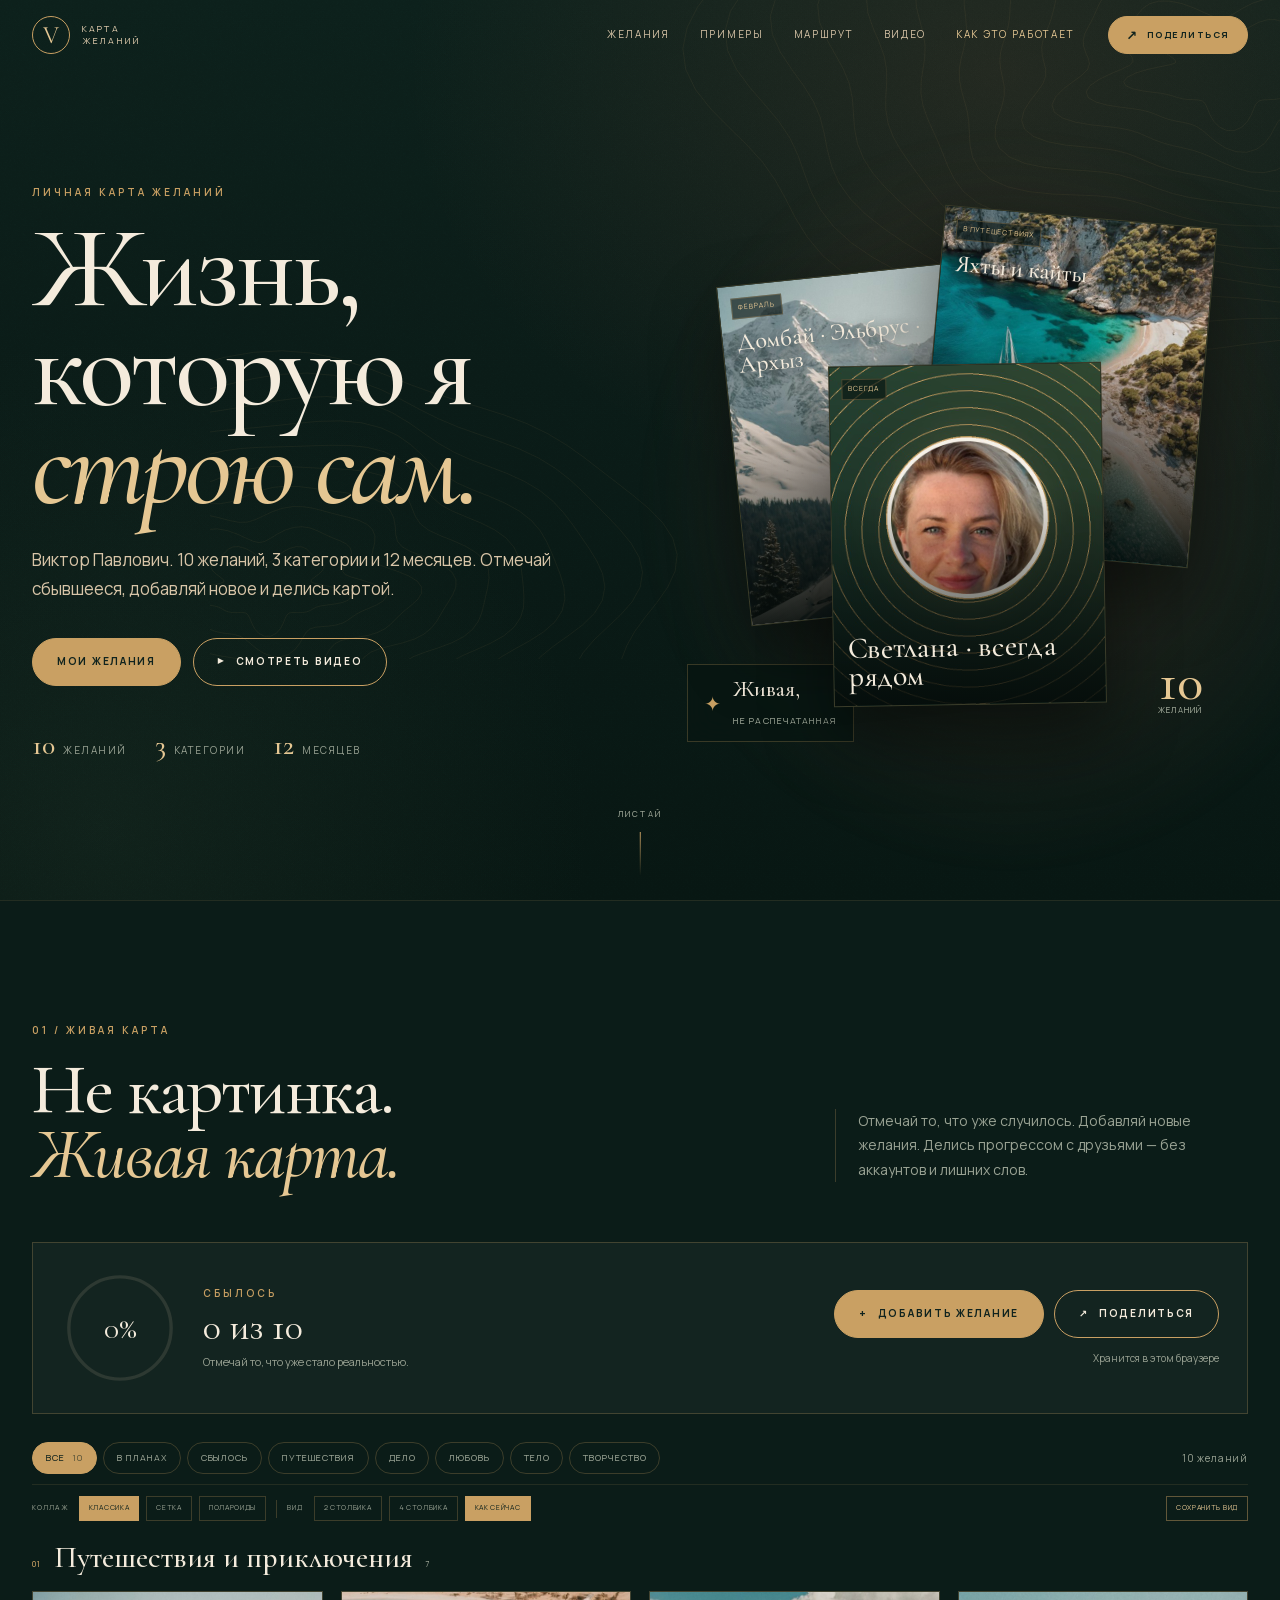
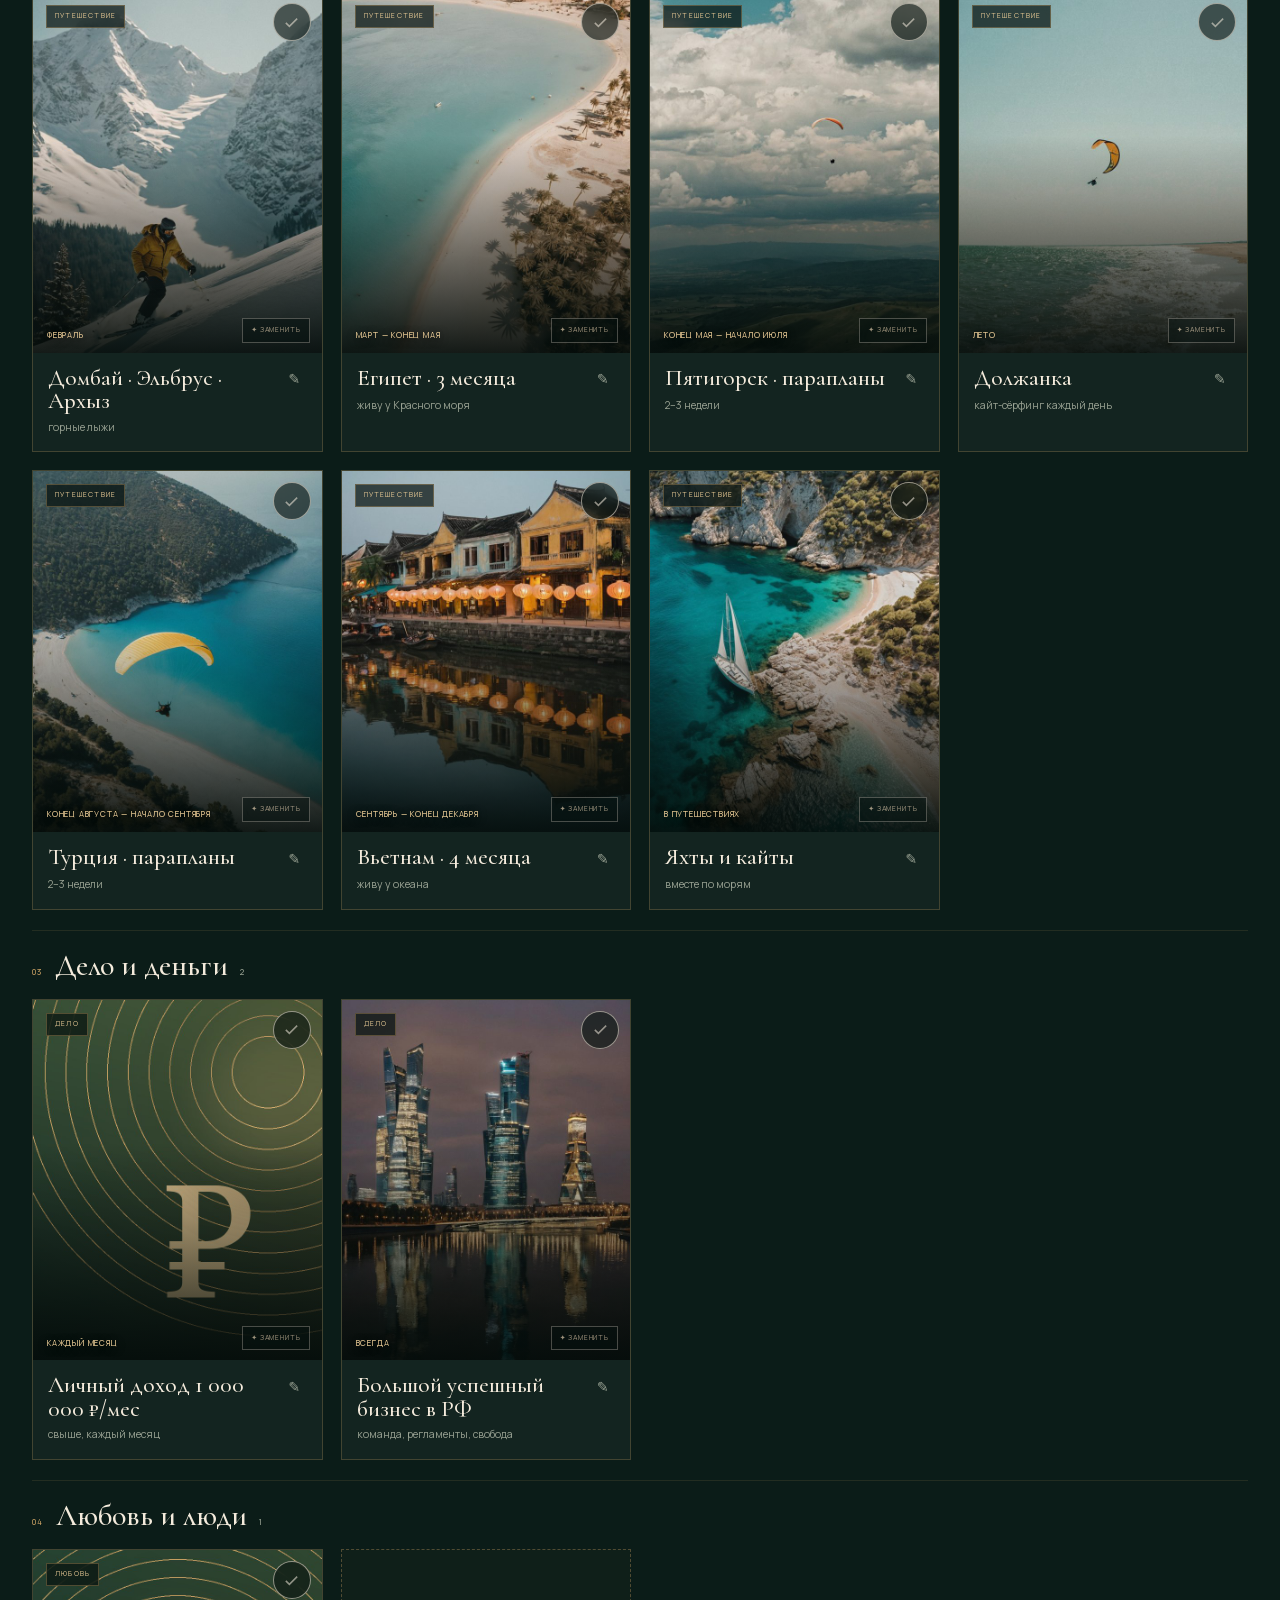
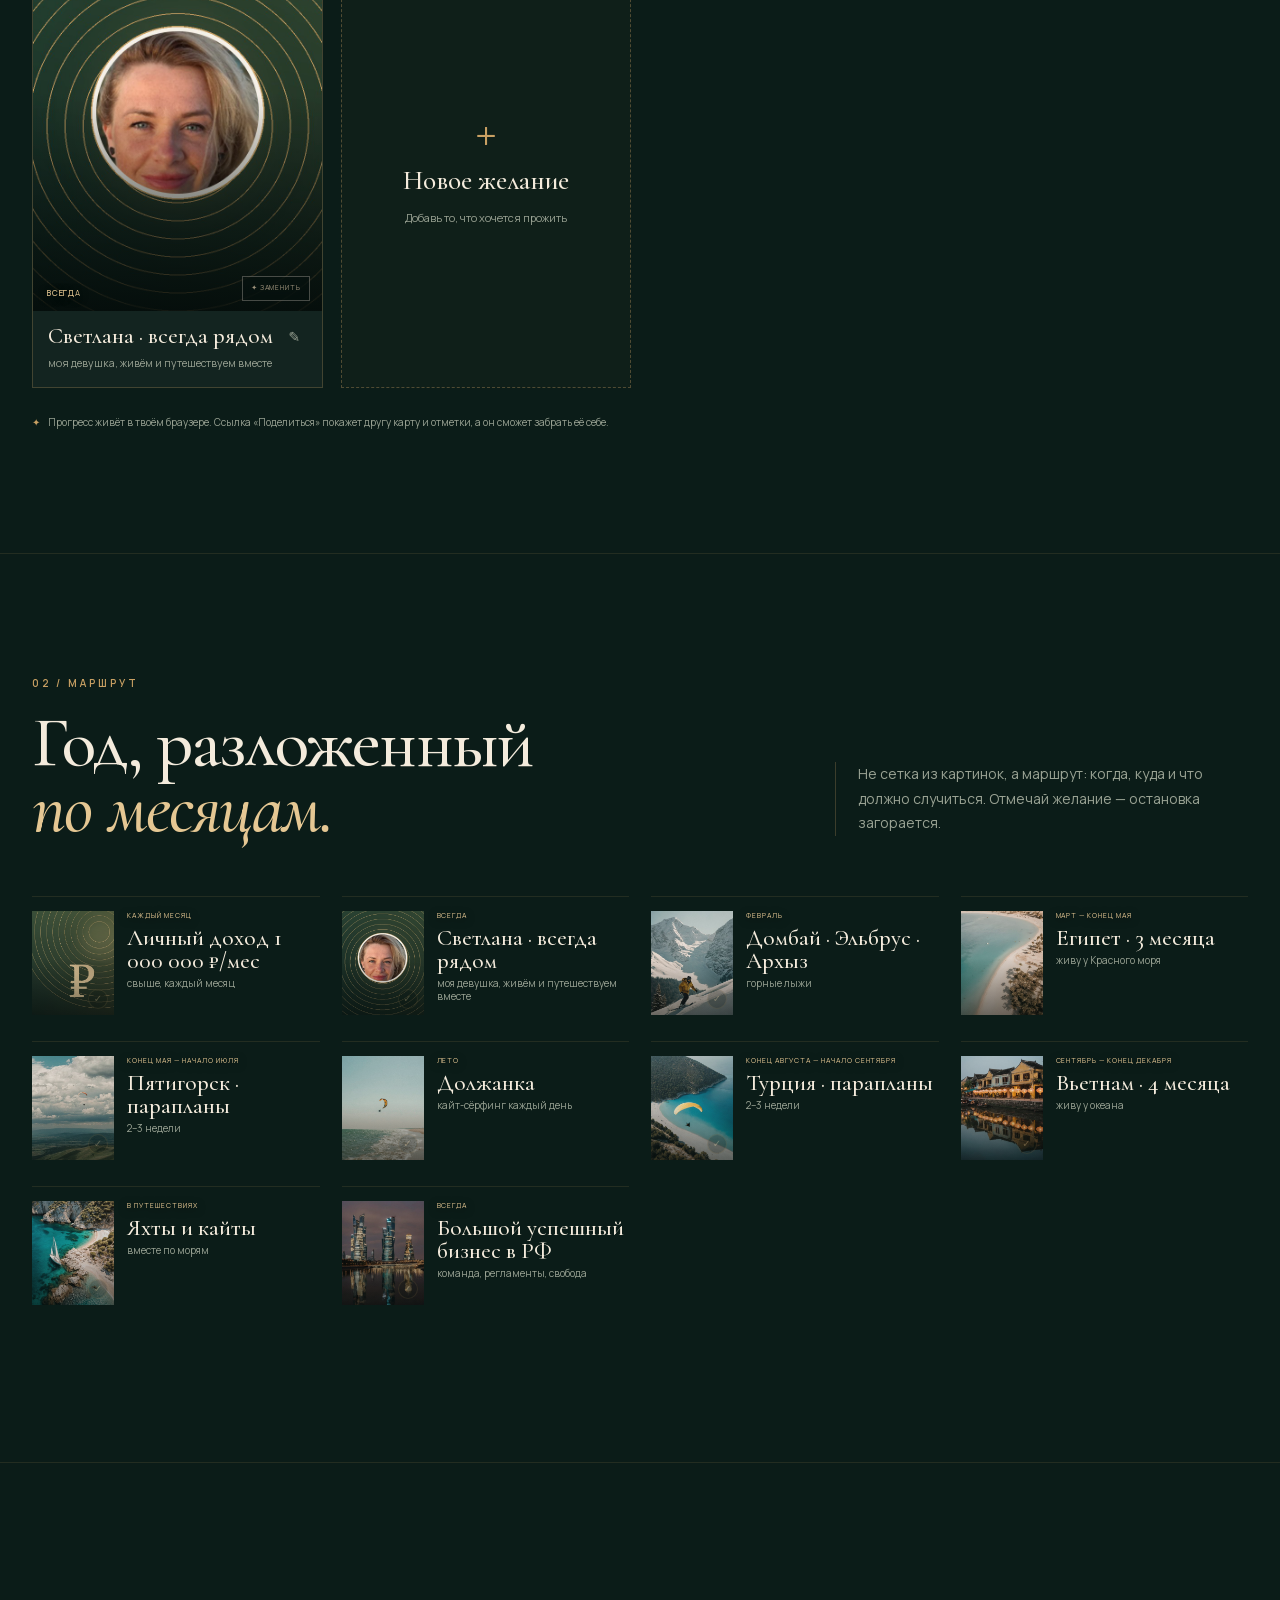
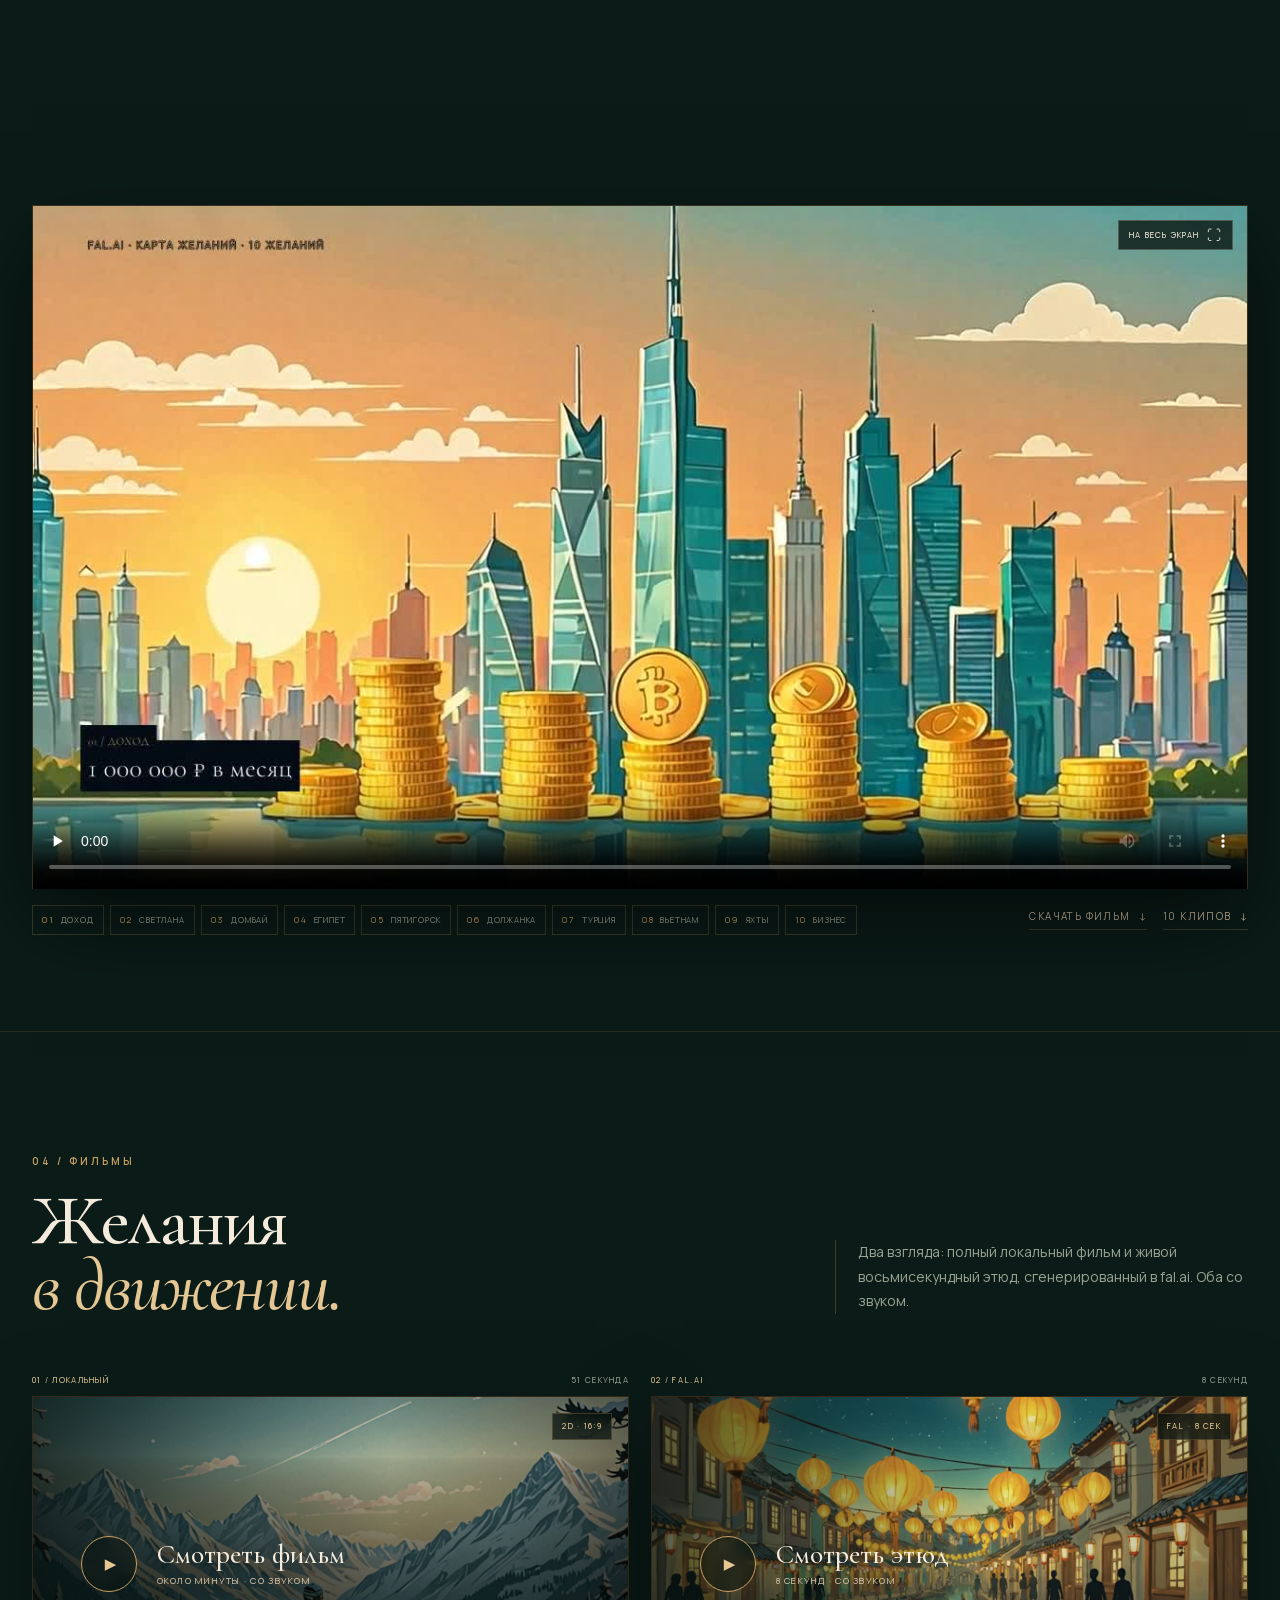
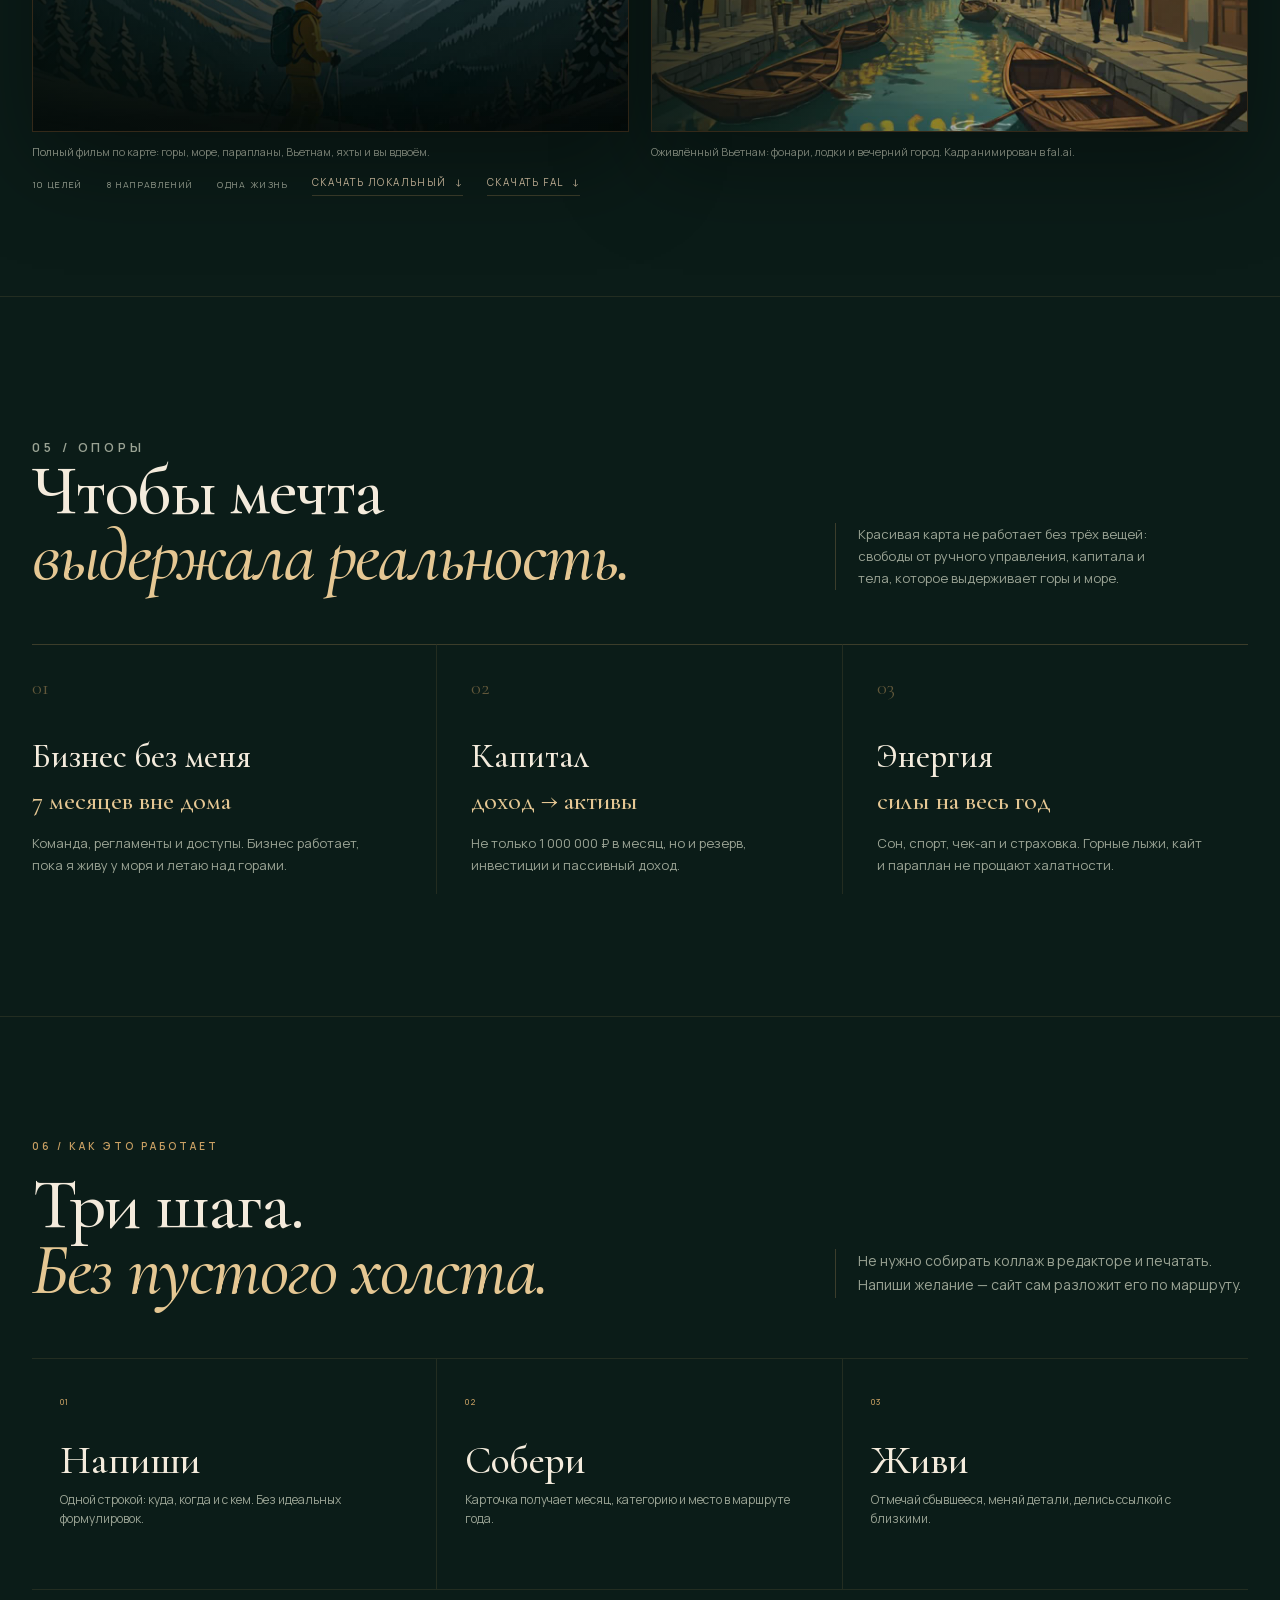
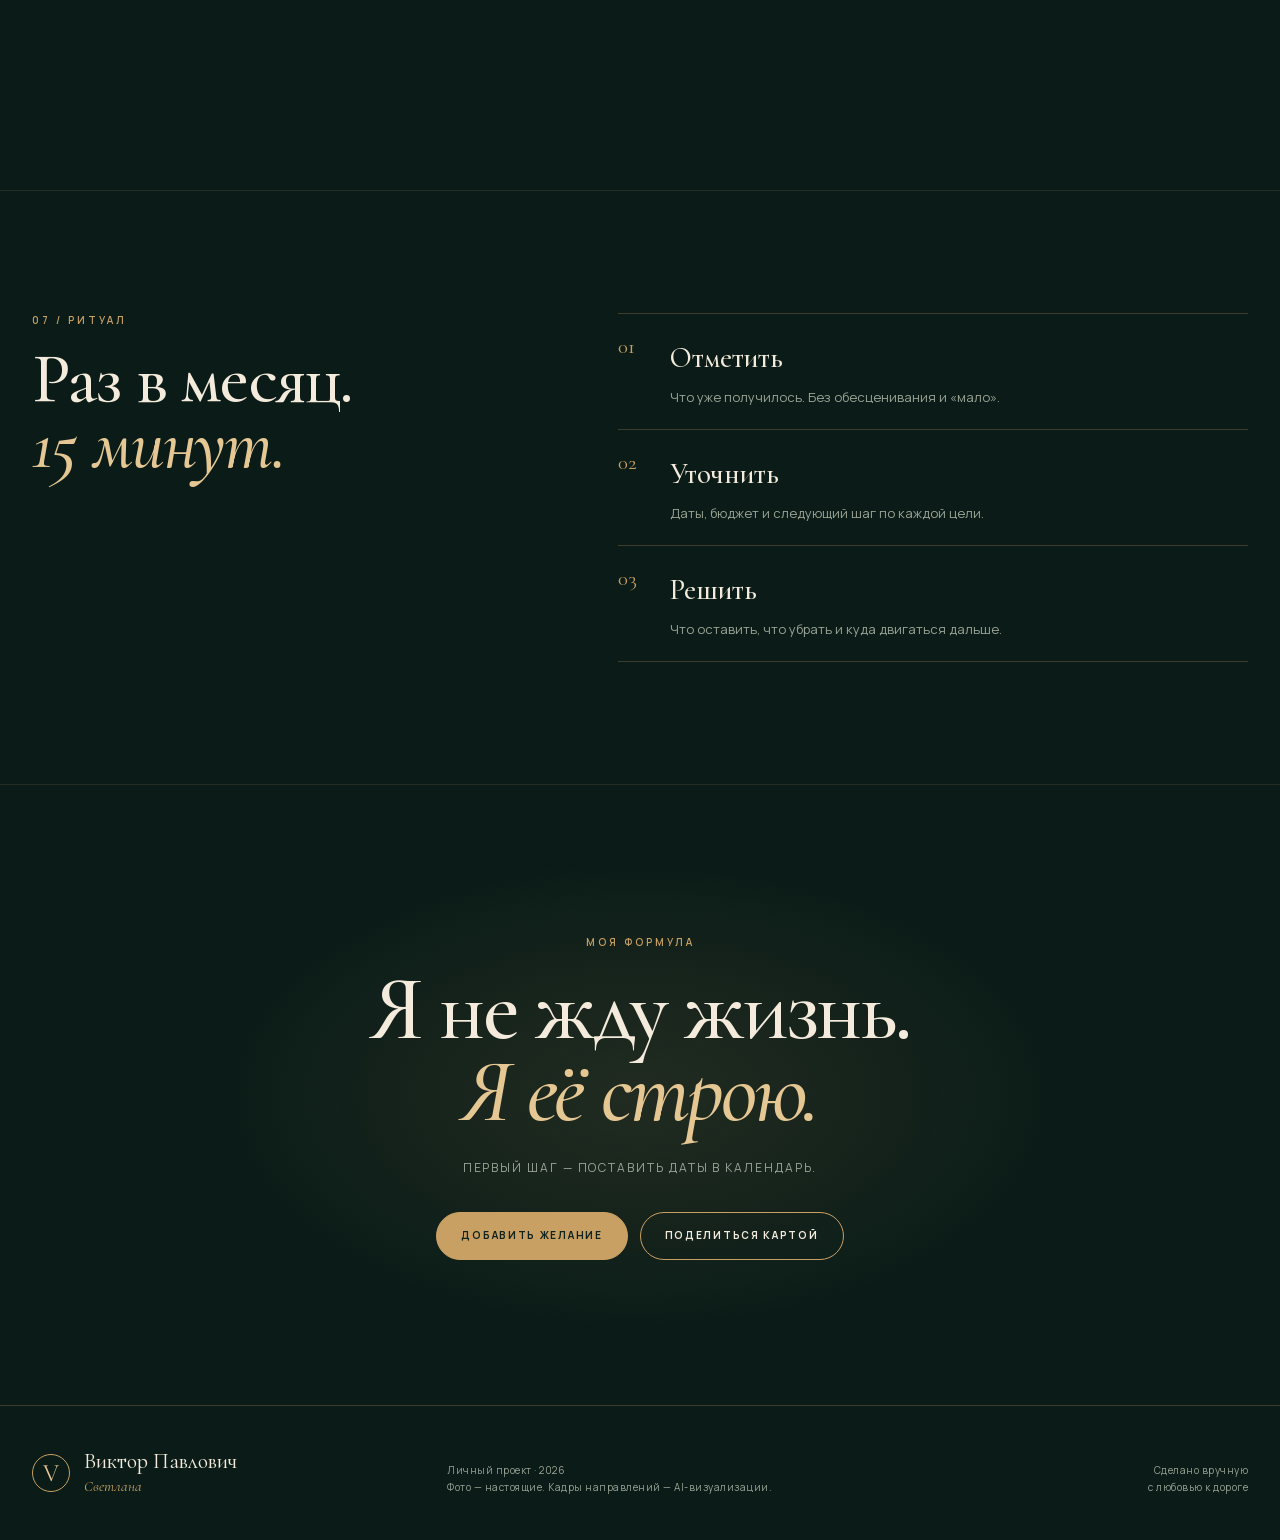
<file: index.html>
<!doctype html>
<html lang="ru" class="no-js">
<head>
<meta charset="utf-8">
<meta name="viewport" content="width=device-width, initial-scale=1">
<title>Карта желаний — Виктор Павлович</title>
<meta name="description" content="Живая карта желаний Виктора: отмечай сбывшееся, добавляй новое и делись картой с друзьями.">
<meta name="robots" content="noindex, nofollow">
<meta name="theme-color" content="#0b1c18">
<meta property="og:type" content="website">
<meta property="og:url" content="https://airdriverv-cloud.github.io/wish-map/">
<meta property="og:title" content="Карта желаний — Виктор Павлович">
<meta property="og:description" content="Живая карта желаний: отмечай сбывшееся, добавляй новое, делись с друзьями и смотри мультфильм.">
<meta property="og:image" content="https://airdriverv-cloud.github.io/wish-map/assets/img/og.jpg">
<meta property="og:image:width" content="1200">
<meta property="og:image:height" content="630">
<meta name="twitter:card" content="summary_large_image">
<meta name="twitter:image" content="https://airdriverv-cloud.github.io/wish-map/assets/img/og.jpg">
<link rel="canonical" href="https://airdriverv-cloud.github.io/wish-map/">
<link rel="icon" href="assets/favicon.svg" type="image/svg+xml">
<link rel="preload" href="assets/fonts/CormorantGaramond-Regular.woff2" as="font" type="font/woff2" crossorigin>
<link rel="preload" href="assets/fonts/Manrope-Regular.woff2" as="font" type="font/woff2" crossorigin>
<link rel="stylesheet" href="style.css?v=24">
<link rel="stylesheet" href="app.css?v=41">
<script>document.documentElement.classList.replace('no-js','js');</script>
</head>
<body>
<div class="page-bg" aria-hidden="true"></div>

<header class="site-header" id="header">
  <div class="container header-inner">
    <a class="brand" href="#top" aria-label="В начало">
      <span class="brand-mark">V</span>
      <span class="brand-text">Карта<br>желаний</span>
    </a>
    <nav class="nav" id="nav" aria-label="Основная навигация">
      <a href="#wishes">Желания</a>
      <a href="examples.html">Примеры</a>
      <a href="#route">Маршрут</a>
      <a href="#video-map">Видео</a>
      <a href="#how">Как это работает</a>
    </nav>
    <div class="header-actions">
      <button class="btn btn-small btn-share" id="shareTop" type="button">
        <span class="share-icon" aria-hidden="true">↗</span> <span class="share-label">Поделиться</span>
      </button>
      <button class="menu-toggle" type="button" aria-label="Открыть меню" aria-expanded="false" aria-controls="nav">
        <span></span><span></span>
      </button>
    </div>
  </div>
</header>

<main>
  <section class="hero" id="top">
    <div class="hero-glow" aria-hidden="true"></div>
    <div class="container hero-grid">
      <div class="hero-copy">
        <p class="eyebrow reveal">Личная карта желаний</p>
        <h1 class="reveal">Жизнь,<br>которую я<br><em>строю сам.</em></h1>
        <p class="lead reveal">Виктор Павлович. <span id="heroLead">10 желаний, 4 категории и 12 месяцев.</span> Отмечай сбывшееся, добавляй новое и делись картой.</p>
        <div class="hero-actions reveal">
          <a class="btn" href="#wishes">Мои желания</a>
          <a class="btn btn-ghost" href="#video-map"><span class="play-glyph" aria-hidden="true">▶</span> Смотреть видео</a>
        </div>
        <div class="hero-stats reveal" aria-label="Коротко о карте">
          <span><b id="heroWishCount">10</b> желаний</span>
          <span><b id="heroCategoryCount">4</b> <span id="heroCategoryLabel">категории</span></span>
          <span><b>12</b> месяцев</span>
        </div>
      </div>

      <div class="hero-art reveal">
        <div class="wish-deck" aria-label="Три желания из живой карты">
          <article class="deck-card deck-card-a">
            <img id="deckImg1" src="assets/img/card-01.jpg" width="640" height="800" alt="Домбай" fetchpriority="high">
            <span class="deck-month" id="deckMonth1">Февраль</span>
            <h3 id="deckTitle1">Домбай</h3>
          </article>
          <article class="deck-card deck-card-b">
            <img id="deckImg2" src="assets/img/card-07.jpg" width="640" height="800" alt="Яхты и кайты" loading="lazy">
            <span class="deck-month" id="deckMonth2">Лето</span>
            <h3 id="deckTitle2">Яхты</h3>
          </article>
          <article class="deck-card deck-card-c">
            <img id="deckImg3" src="assets/img/love.jpg" width="640" height="800" alt="Светлана" loading="lazy">
            <span class="deck-month" id="deckMonth3">Всегда</span>
            <h3 id="deckTitle3">Светлана</h3>
          </article>
          <span class="deck-count"><b id="deckCount">10</b> желаний</span>
        </div>
        <div class="hero-note">
          <span class="hero-note-star" aria-hidden="true">✦</span>
          <p><b>Живая,</b><br>не распечатанная</p>
        </div>
      </div>
    </div>
    <a class="scroll-cue" href="#wishes"><span>Листай</span><i aria-hidden="true"></i></a>
  </section>

  <section class="section wishes-section" id="wishes">
    <div class="container">
      <div class="section-head">
        <div>
          <p class="eyebrow reveal">01 / Живая карта</p>
          <h2 class="reveal">Не картинка.<br><em>Живая карта.</em></h2>
        </div>
        <p class="section-note reveal">Отмечай то, что уже случилось. Добавляй новые желания. Делись прогрессом с друзьями — без аккаунтов и лишних слов.</p>
      </div>

      <div class="wish-dashboard reveal">
        <div class="progress-card" id="progressCard">
          <div class="progress-ring" aria-hidden="true">
            <svg viewBox="0 0 120 120">
              <circle class="ring-track" cx="60" cy="60" r="52"></circle>
              <circle class="ring-fill" id="ringFill" cx="60" cy="60" r="52"></circle>
            </svg>
            <span id="progressPct">0%</span>
          </div>
          <div class="progress-copy">
            <p class="eyebrow">Сбылось</p>
            <p class="progress-count"><span id="progressText">0 из 10</span></p>
            <p class="progress-sub" id="progressSub">Отмечай то, что уже стало реальностью.</p>
          </div>
        </div>
        <div class="wish-dashboard-actions">
          <button class="btn" id="openAddWish" type="button"><span aria-hidden="true">+</span> Добавить желание</button>
          <button class="btn btn-ghost" id="shareWishes" type="button"><span aria-hidden="true">↗</span> Поделиться</button>
          <p class="micro">Хранится в этом браузере</p>
        </div>
      </div>

      <div class="wish-toolbar reveal">
        <div class="filters" role="group" aria-label="Фильтр желаний">
          <button class="filter is-active" type="button" data-filter="all">Все <span id="countAll">10</span></button>
          <button class="filter" type="button" data-filter="planned">В планах</button>
          <button class="filter" type="button" data-filter="done">Сбылось</button>
          <button class="filter" type="button" data-filter="travel">Путешествия</button>
          <button class="filter" type="button" data-filter="business">Дело</button>
          <button class="filter" type="button" data-filter="love">Любовь</button>
          <button class="filter" type="button" data-filter="body">Тело</button>
          <button class="filter" type="button" data-filter="creativity">Творчество</button>
        </div>
        <p class="wish-count" id="wishCount">10 желаний</p>
      </div>

      <div class="collage-quick reveal" aria-label="Вариант коллажа">
        <span class="collage-quick-label">Коллаж</span>
        <button class="collage-quick-tab is-active" type="button" data-collage-layout="mosaic" aria-pressed="true">Классика</button>
        <button class="collage-quick-tab" type="button" data-collage-layout="grid" aria-pressed="false">Сетка</button>
        <button class="collage-quick-tab" type="button" data-collage-layout="polaroid" aria-pressed="false">Полароиды</button>
        <span class="quick-sep" aria-hidden="true"></span>
        <span class="collage-quick-label">Вид</span>
        <button class="view-quick-tab" type="button" data-grid-cols="2" aria-pressed="false">2 столбика</button>
        <button class="view-quick-tab" type="button" data-grid-cols="4" aria-pressed="false">4 столбика</button>
        <button class="view-quick-tab is-active" type="button" data-grid-cols="current" aria-pressed="true">Как сейчас</button>
        <button class="collage-save" id="saveCollageView" type="button">Сохранить вид</button>
      </div>

      <div class="wish-grid" id="wishGrid" aria-live="polite"></div>
      <div class="wish-empty" id="wishEmpty" hidden>
        <p>Здесь пока пусто. Добавь желание, которое хочется прожить.</p>
        <button class="btn" type="button" data-add-wish>Добавить желание</button>
      </div>

      <p class="wish-footnote">Прогресс живёт в твоём браузере. Ссылка «Поделиться» покажет другу карту и отметки, а он сможет забрать её себе.</p>
    </div>
  </section>

  <section class="section route-section" id="route">
    <div class="container">
      <div class="section-head">
        <div>
          <p class="eyebrow reveal">02 / Маршрут</p>
          <h2 class="reveal">Год, разложенный<br><em>по месяцам.</em></h2>
        </div>
        <p class="section-note reveal">Не сетка из картинок, а маршрут: когда, куда и что должно случиться. Отмечай желание — остановка загорается.</p>
      </div>

      <div class="route-track reveal" id="routeTrack"></div>

      <div class="route-foot reveal">
        <span id="routeCount">10 остановок · 12 месяцев</span>
        <span>Отметки синхронизированы с карточками выше</span>
      </div>
    </div>
  </section>

  <section class="section video-map-section" id="video-map">
    <div class="container">
      <div class="section-head">
        <div>
          <p class="eyebrow reveal">03 / Видеокарта</p>
          <h2 class="reveal">Один фильм.<br><em>Десять желаний.</em></h2>
        </div>
        <p class="section-note reveal">Все десять FAL-кадров собраны в один фильм. Включай на весь экран — или прыгай сразу к нужной главе.</p>
      </div>

      <div class="fal-film reveal">
        <video id="falFilmVideo" poster="assets/img/fal-film-poster.jpg" controls playsinline preload="none">
          <source src="assets/video/fal-wish-map.mp4?v=2" type="video/mp4">
          Ваш браузер не поддерживает видео.
        </video>
        <button class="fal-expand" id="falExpand" type="button">На весь экран <span aria-hidden="true">⛶</span></button>
      </div>

      <div class="fal-film-bar reveal">
        <div class="fal-chapters" aria-label="Главы фильма">
          <button class="fal-chapter" type="button" data-start="0" aria-label="Глава 01: Доход"><span>01</span>Доход</button>
          <button class="fal-chapter" type="button" data-start="4.5" aria-label="Глава 02: Светлана"><span>02</span>Светлана</button>
          <button class="fal-chapter" type="button" data-start="9" aria-label="Глава 03: Домбай"><span>03</span>Домбай</button>
          <button class="fal-chapter" type="button" data-start="13.5" aria-label="Глава 04: Египет"><span>04</span>Египет</button>
          <button class="fal-chapter" type="button" data-start="18" aria-label="Глава 05: Пятигорск"><span>05</span>Пятигорск</button>
          <button class="fal-chapter" type="button" data-start="22.5" aria-label="Глава 06: Должанка"><span>06</span>Должанка</button>
          <button class="fal-chapter" type="button" data-start="27" aria-label="Глава 07: Турция"><span>07</span>Турция</button>
          <button class="fal-chapter" type="button" data-start="31.5" aria-label="Глава 08: Вьетнам"><span>08</span>Вьетнам</button>
          <button class="fal-chapter" type="button" data-start="36" aria-label="Глава 09: Яхты"><span>09</span>Яхты</button>
          <button class="fal-chapter" type="button" data-start="40.5" aria-label="Глава 10: Бизнес"><span>10</span>Бизнес</button>
        </div>
        <div class="fal-film-links">
          <a class="text-link" href="assets/video/fal-wish-map.mp4?v=2" download>Скачать фильм <span aria-hidden="true">↓</span></a>
          <a class="text-link" href="assets/video/fal-clips.zip" download>10 клипов <span aria-hidden="true">↓</span></a>
        </div>
      </div>
    </div>
  </section>

  <section class="section video-section" id="video">
    <div class="container">
      <div class="section-head">
        <div>
          <p class="eyebrow reveal">04 / Фильмы</p>
          <h2 class="reveal">Желания<br><em>в движении.</em></h2>
        </div>
        <p class="section-note reveal">Два взгляда: полный локальный фильм и живой восьмисекундный этюд, сгенерированный в fal.ai. Оба со звуком.</p>
      </div>

      <div class="video-grid">
        <article class="video-card reveal">
          <div class="video-label"><span>01 / Локальный</span><span>51 секунда</span></div>
          <div class="video-shell" id="videoShell">
            <video id="wishVideo" poster="assets/img/video-poster-local.jpg" playsinline preload="none">
              <source src="assets/video/wish-map.mp4?v=2" type="video/mp4">
              Ваш браузер не поддерживает видео.
            </video>
            <button class="video-play" id="videoPlay" type="button" aria-label="Смотреть мультфильм">
              <span class="video-play-icon" aria-hidden="true">▶</span>
              <span><b>Смотреть фильм</b><small>около минуты · со звуком</small></span>
            </button>
            <span class="video-badge">2D · 16:9</span>
          </div>
          <p class="video-caption">Полный фильм по карте: горы, море, парапланы, Вьетнам, яхты и вы вдвоём.</p>
        </article>

        <article class="video-card reveal">
          <div class="video-label"><span>02 / FAL.AI</span><span>8 секунд</span></div>
          <div class="video-shell" id="falShell">
            <video id="falVideo" poster="assets/img/fal-poster.jpg" playsinline preload="none">
              <source src="assets/video/fal-vietnam.mp4?v=2" type="video/mp4">
              Ваш браузер не поддерживает видео.
            </video>
            <button class="video-play" id="falPlay" type="button" aria-label="Смотреть FAL-этюд">
              <span class="video-play-icon" aria-hidden="true">▶</span>
              <span><b>Смотреть этюд</b><small>8 секунд · со звуком</small></span>
            </button>
            <span class="video-badge">FAL · 8 сек</span>
          </div>
          <p class="video-caption">Оживлённый Вьетнам: фонари, лодки и вечерний город. Кадр анимирован в fal.ai.</p>
        </article>
      </div>

      <div class="video-meta reveal">
        <span>10 целей</span><span>8 направлений</span><span>одна жизнь</span>
        <a class="text-link" href="assets/video/wish-map.mp4?v=2" download>Скачать локальный <span aria-hidden="true">↓</span></a>
        <a class="text-link" href="assets/video/fal-vietnam.mp4?v=2" download>Скачать FAL <span aria-hidden="true">↓</span></a>
      </div>
    </div>
  </section>

  <section class="section foundation" id="foundation">
    <div class="container">
      <div class="section-head">
        <div>
          <p class="eyebrow reveal">05 / Опоры</p>
          <h2 class="reveal">Чтобы мечта<br><em>выдержала реальность.</em></h2>
        </div>
        <p class="section-note reveal">Красивая карта не работает без трёх вещей: свободы от ручного управления, капитала и тела, которое выдерживает горы и море.</p>
      </div>

      <div class="foundation-grid">
        <article class="foundation-card reveal">
          <span class="foundation-num">01</span>
          <h3>Бизнес без меня</h3>
          <strong>7 месяцев вне дома</strong>
          <p>Команда, регламенты и доступы. Бизнес работает, пока я живу у моря и летаю над горами.</p>
        </article>
        <article class="foundation-card reveal">
          <span class="foundation-num">02</span>
          <h3>Капитал</h3>
          <strong>доход → активы</strong>
          <p>Не только 1 000 000 ₽ в месяц, но и резерв, инвестиции и пассивный доход.</p>
        </article>
        <article class="foundation-card reveal">
          <span class="foundation-num">03</span>
          <h3>Энергия</h3>
          <strong>силы на весь год</strong>
          <p>Сон, спорт, чек-ап и страховка. Горные лыжи, кайт и параплан не прощают халатности.</p>
        </article>
      </div>
    </div>
  </section>

  <section class="section how-section" id="how">
    <div class="container">
      <div class="section-head">
        <div>
          <p class="eyebrow reveal">06 / Как это работает</p>
          <h2 class="reveal">Три шага.<br><em>Без пустого холста.</em></h2>
        </div>
        <p class="section-note reveal">Не нужно собирать коллаж в редакторе и печатать. Напиши желание — сайт сам разложит его по маршруту.</p>
      </div>

      <div class="how-grid">
        <article class="how-card reveal">
          <span>01</span>
          <h3>Напиши</h3>
          <p>Одной строкой: куда, когда и с кем. Без идеальных формулировок.</p>
        </article>
        <article class="how-card reveal">
          <span>02</span>
          <h3>Собери</h3>
          <p>Карточка получает месяц, категорию и место в маршруте года.</p>
        </article>
        <article class="how-card reveal">
          <span>03</span>
          <h3>Живи</h3>
          <p>Отмечай сбывшееся, меняй детали, делись ссылкой с близкими.</p>
        </article>
      </div>

      <div class="how-cta reveal">
        <button class="btn" type="button" data-add-wish><span aria-hidden="true">+</span> Добавить первое желание</button>
        <span>Уже 10 — для примера. Твои будут рядом.</span>
      </div>
    </div>
  </section>

  <section class="section ritual">
    <div class="container">
      <div class="ritual-grid">
        <div>
          <p class="eyebrow reveal">07 / Ритуал</p>
          <h2 class="reveal">Раз в месяц.<br><em>15 минут.</em></h2>
        </div>
        <ol class="steps">
          <li class="reveal"><span>01</span><div><h3>Отметить</h3><p>Что уже получилось. Без обесценивания и «мало».</p></div></li>
          <li class="reveal"><span>02</span><div><h3>Уточнить</h3><p>Даты, бюджет и следующий шаг по каждой цели.</p></div></li>
          <li class="reveal"><span>03</span><div><h3>Решить</h3><p>Что оставить, что убрать и куда двигаться дальше.</p></div></li>
        </ol>
      </div>
    </div>
  </section>

  <section class="manifesto">
    <div class="container">
      <p class="eyebrow reveal">Моя формула</p>
      <p class="manifesto-text reveal">Я не жду жизнь.<br><em>Я её строю.</em></p>
      <p class="manifesto-sub reveal">Первый шаг — поставить даты в календарь.</p>
      <div class="hero-actions reveal">
        <button class="btn" type="button" data-add-wish>Добавить желание</button>
        <button class="btn btn-ghost" type="button" id="shareManifesto">Поделиться картой</button>
      </div>
    </div>
  </section>
</main>

<footer class="site-footer">
  <div class="container footer-grid">
    <div class="footer-brand">
      <span class="brand-mark">V</span>
      <p>Виктор Павлович<br><span>Светлана</span></p>
    </div>
    <p class="footer-note">Личный проект · 2026<br>Фото — настоящие. Кадры направлений — AI-визуализации.</p>
    <p class="footer-note footer-note-right">Сделано вручную<br>с любовью к дороге</p>
  </div>
</footer>

<div class="share-banner" id="shareBanner" hidden>
  <span>Тебе поделились картой. Это просмотр.</span>
  <button type="button" id="importShared">Забрать себе</button>
</div>

<div class="modal" id="wishModal" aria-hidden="true" hidden>
  <div class="modal-backdrop" data-close-modal></div>
  <div class="modal-panel" role="dialog" aria-modal="true" aria-labelledby="wishModalTitle">
    <button class="modal-close" type="button" data-close-modal aria-label="Закрыть">×</button>
    <p class="eyebrow" id="wishModalKicker">Новое желание</p>
    <h2 id="wishModalTitle">Добавить</h2>
    <form id="wishForm">
      <label class="field">
        <span>Желание</span>
        <input id="wishTitle" name="title" type="text" maxlength="80" required placeholder="Например, увидеть северное сияние">
      </label>
      <label class="field">
        <span>Детали</span>
        <textarea id="wishNote" name="note" maxlength="160" rows="2" placeholder="Что именно должно случиться?"></textarea>
      </label>
      <div class="field-row">
        <label class="field">
          <span>Когда</span>
          <input id="wishMonth" name="month" type="text" maxlength="50" placeholder="Февраль 2027">
        </label>
        <label class="field">
          <span>Категория</span>
          <select id="wishCategory" name="category">
            <option value="travel">Путешествия и приключения</option>
            <option value="body">Тело и энергия</option>
            <option value="business">Дело и деньги</option>
            <option value="love">Любовь и люди</option>
            <option value="creativity">Творчество и смысл</option>
            <option value="dream">Другая мечта</option>
          </select>
        </label>
      </div>
      <div class="modal-actions">
        <button class="text-link danger" type="button" id="deleteWish" hidden>Удалить</button>
        <span class="modal-spacer"></span>
        <button class="btn btn-ghost" type="button" data-close-modal>Отмена</button>
        <button class="btn" type="submit">Сохранить</button>
      </div>
    </form>
  </div>
</div>

<div class="modal" id="imageModal" aria-hidden="true" hidden>
  <div class="modal-backdrop" data-close-modal></div>
  <div class="modal-panel" role="dialog" aria-modal="true" aria-labelledby="imageModalTitle">
    <button class="modal-close" type="button" data-close-modal aria-label="Закрыть">×</button>
    <p class="eyebrow">Новое изображение</p>
    <h2 id="imageModalTitle">Заменить кадр</h2>
    <p class="modal-lead" id="imageWishLabel">Опиши новый кадр — сгенерируем его прямо здесь, без регистрации.</p>
    <p class="image-label">Что создаём</p>
    <div class="image-modes" role="group" aria-label="Тип генерации">
      <button class="image-mode is-active" type="button" data-image-mode="image" aria-pressed="true">Картинка</button>
      <button class="image-mode" type="button" data-image-mode="video" aria-pressed="false">Видео <small>FAL</small></button>
    </div>
    <p class="image-label">Способ</p>
    <div class="image-methods" role="radiogroup" aria-label="Способ добавления изображения">
      <button class="image-method is-active" type="button" data-image-method="find" role="radio" aria-checked="true" title="Найти готовое фото в интернете">
        <b>Найти</b><small>в интернете</small>
      </button>
      <button class="image-method" type="button" data-image-method="local" role="radio" aria-checked="false" title="Сгенерировать на ноутбуке в ComfyUI">
        <b>Ноут</b><small>ComfyUI</small>
      </button>
      <button class="image-method" type="button" data-image-method="fal" role="radio" aria-checked="false" title="Сгенерировать через FAL по PIN">
        <b>FAL</b><small>PIN 6620</small>
      </button>
    </div>

    <div class="fal-pin" id="falPinPanel" hidden>
      <div class="fal-pin-head">
        <span class="eyebrow">FAL · доступ по PIN</span>
        <p>Введи код, чтобы открыть FAL-генерацию.</p>
      </div>
      <div class="fal-pin-row">
        <input id="falPin" type="password" inputmode="numeric" autocomplete="off" maxlength="4" placeholder="••••" aria-label="PIN-код FAL">
        <button class="btn" type="button" id="unlockFal">Открыть</button>
      </div>
      <p class="micro" id="falPinStatus">PIN нужен для каждой FAL-генерации.</p>
    </div>

    <div class="fal-balance" id="falBalance" hidden>
      <div class="fal-balance-head">
        <span>FAL · остаток</span>
        <b id="falBalanceValue">—</b>
      </div>
      <p class="micro" id="falBalanceNote">Проверяю баланс…</p>
    </div>

    <p class="image-label">Вид</p>
    <div class="image-styles" role="radiogroup" aria-label="Вид изображения">
      <button class="image-style is-active" type="button" data-image-style="cartoon" role="radio" aria-checked="true">
        <b>Мульт</b><small>2D-кадр</small>
      </button>
      <button class="image-style" type="button" data-image-style="realistic" role="radio" aria-checked="false">
        <b>Реалити</b><small>фото</small>
      </button>
      <button class="image-style" type="button" data-image-style="anime" role="radio" aria-checked="false">
        <b>Аниме</b><small>стилизация</small>
      </button>
      <button class="image-style" type="button" data-image-style="watercolor" role="radio" aria-checked="false">
        <b>Акварель</b><small>мягко</small>
      </button>
      <button class="image-style" type="button" data-image-style="neon" role="radio" aria-checked="false">
        <b>Неон</b><small>киберпанк</small>
      </button>
      <button class="image-style" type="button" data-image-style="render3d" role="radio" aria-checked="false">
        <b>3D</b><small>объём</small>
      </button>
    </div>

    <label class="field">
      <span>Что должно быть на кадре?</span>
      <textarea id="imagePrompt" maxlength="500" rows="3" placeholder="Например: пара на яхте в бирюзовой бухте, тёплый закат, без текста"></textarea>
    </label>
    <label class="field">
      <span>Детали (необязательно)</span>
      <input id="imageDetails" type="text" maxlength="120" placeholder="Ракурс, настроение, одежда">
    </label>
    <div class="image-count-row">
      <label class="field">
        <span>Сколько вариантов</span>
        <select id="imageCount">
          <option value="1">1</option><option value="2">2</option><option value="3">3</option>
          <option value="4">4</option><option value="5">5</option><option value="6">6</option>
          <option value="7">7</option><option value="8">8</option><option value="9">9</option>
          <option value="10">10</option>
        </select>
      </label>
      <p class="micro" id="imageCountHint">1–10 кадров. Локальный «Ноут» генерирует их по очереди.</p>
    </div>

    <div class="video-options" id="videoOptions" hidden>
      <label class="field">
        <span>Длина видео</span>
        <select id="videoDuration">
          <option value="6">6 секунд</option>
          <option value="8">8 секунд</option>
          <option value="10">10 секунд</option>
        </select>
      </label>
      <p class="micro" id="videoCost">≈ $0.48 · 6 секунд</p>
    </div>

    <div class="modal-actions">
      <button class="text-link" type="button" id="copyImageRequest">Скопировать описание</button>
      <span class="modal-spacer"></span>
      <button class="btn btn-ghost" type="button" data-close-modal>Отмена</button>
      <button class="btn" type="button" id="generateImage">Сгенерировать</button>
    </div>
    <p class="micro" id="imageStatus">Без аккаунта. Генерация занимает 10–20 секунд.</p>

    <div class="image-gallery-wrap" id="imageGalleryWrap" hidden>
      <p class="eyebrow">Мои кадры</p>
      <div class="image-gallery" id="imageGallery"></div>
    </div>

    <div class="video-result" id="videoResult" hidden>
      <p class="eyebrow">Видео желания</p>
      <video id="wishVideoPreview" controls playsinline preload="metadata"></video>
      <div class="video-result-actions">
        <button class="btn btn-ghost" type="button" id="removeVideo">Убрать видео</button>
        <a class="text-link" id="downloadVideo" href="#" target="_blank" rel="noopener">Открыть</a>
      </div>
    </div>
  </div>
</div>

<div class="modal" id="shareModal" aria-hidden="true" hidden>
  <div class="modal-backdrop" data-close-modal></div>
  <div class="modal-panel" role="dialog" aria-modal="true" aria-labelledby="shareModalTitle">
    <button class="modal-close" type="button" data-close-modal aria-label="Закрыть">×</button>
    <p class="eyebrow">Поделиться</p>
    <h2 id="shareModalTitle">Показать карту другу</h2>
    <p class="modal-lead">Ссылка покажет твои желания и отметки. Друг сможет посмотреть карту и забрать её себе.</p>
    <label class="field">
      <span>Ссылка</span>
      <input id="shareLink" type="text" readonly>
    </label>
    <div class="modal-actions">
      <button class="btn btn-ghost" type="button" id="nativeShare">Отправить</button>
      <button class="btn" type="button" id="copyShare">Скопировать</button>
    </div>
    <p class="micro">В ссылке нет твоего браузера и лишних данных — только карта и отметки.</p>
  </div>
</div>

<div class="toast" id="toast" role="status" aria-live="polite"></div>
<canvas class="confetti" id="confetti" aria-hidden="true"></canvas>

<script src="examples-data.js?v=1"></script>
<script src="script.js?v=47" defer></script>
</body>
</html>
</file>
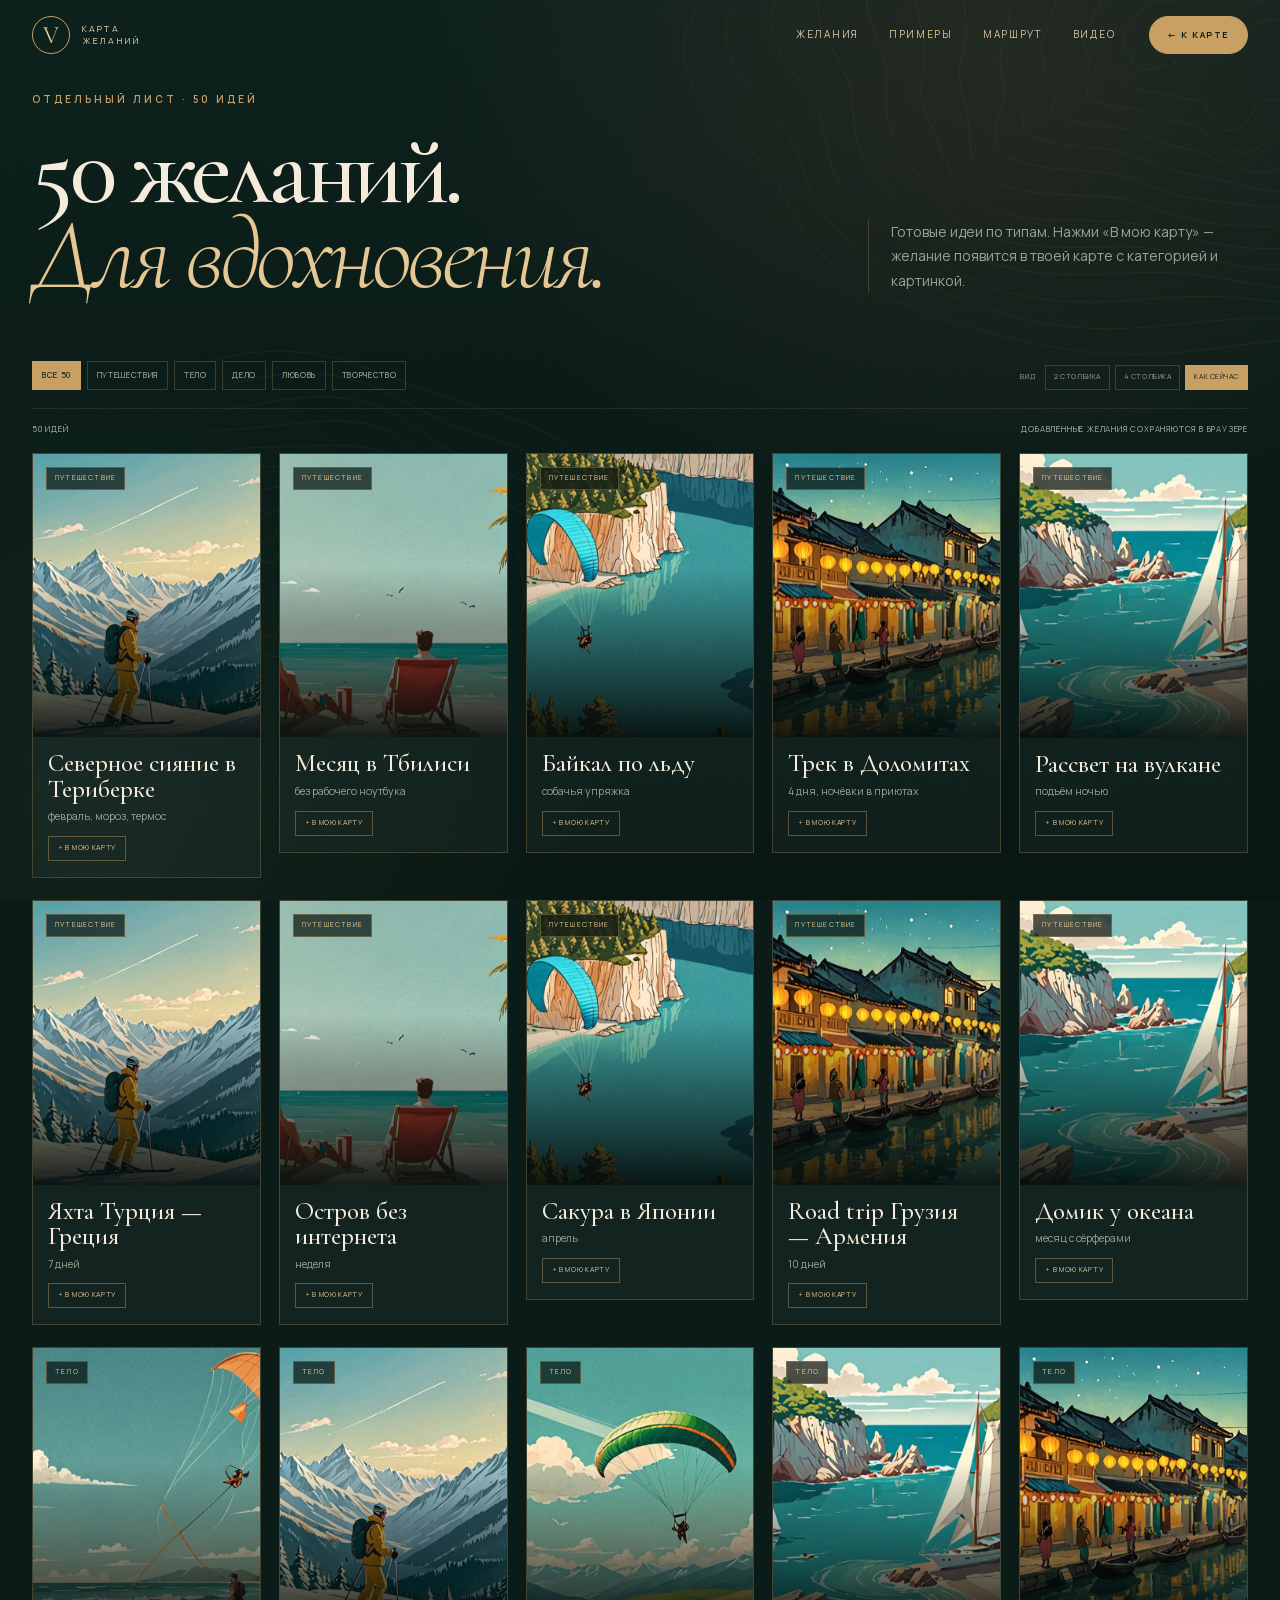
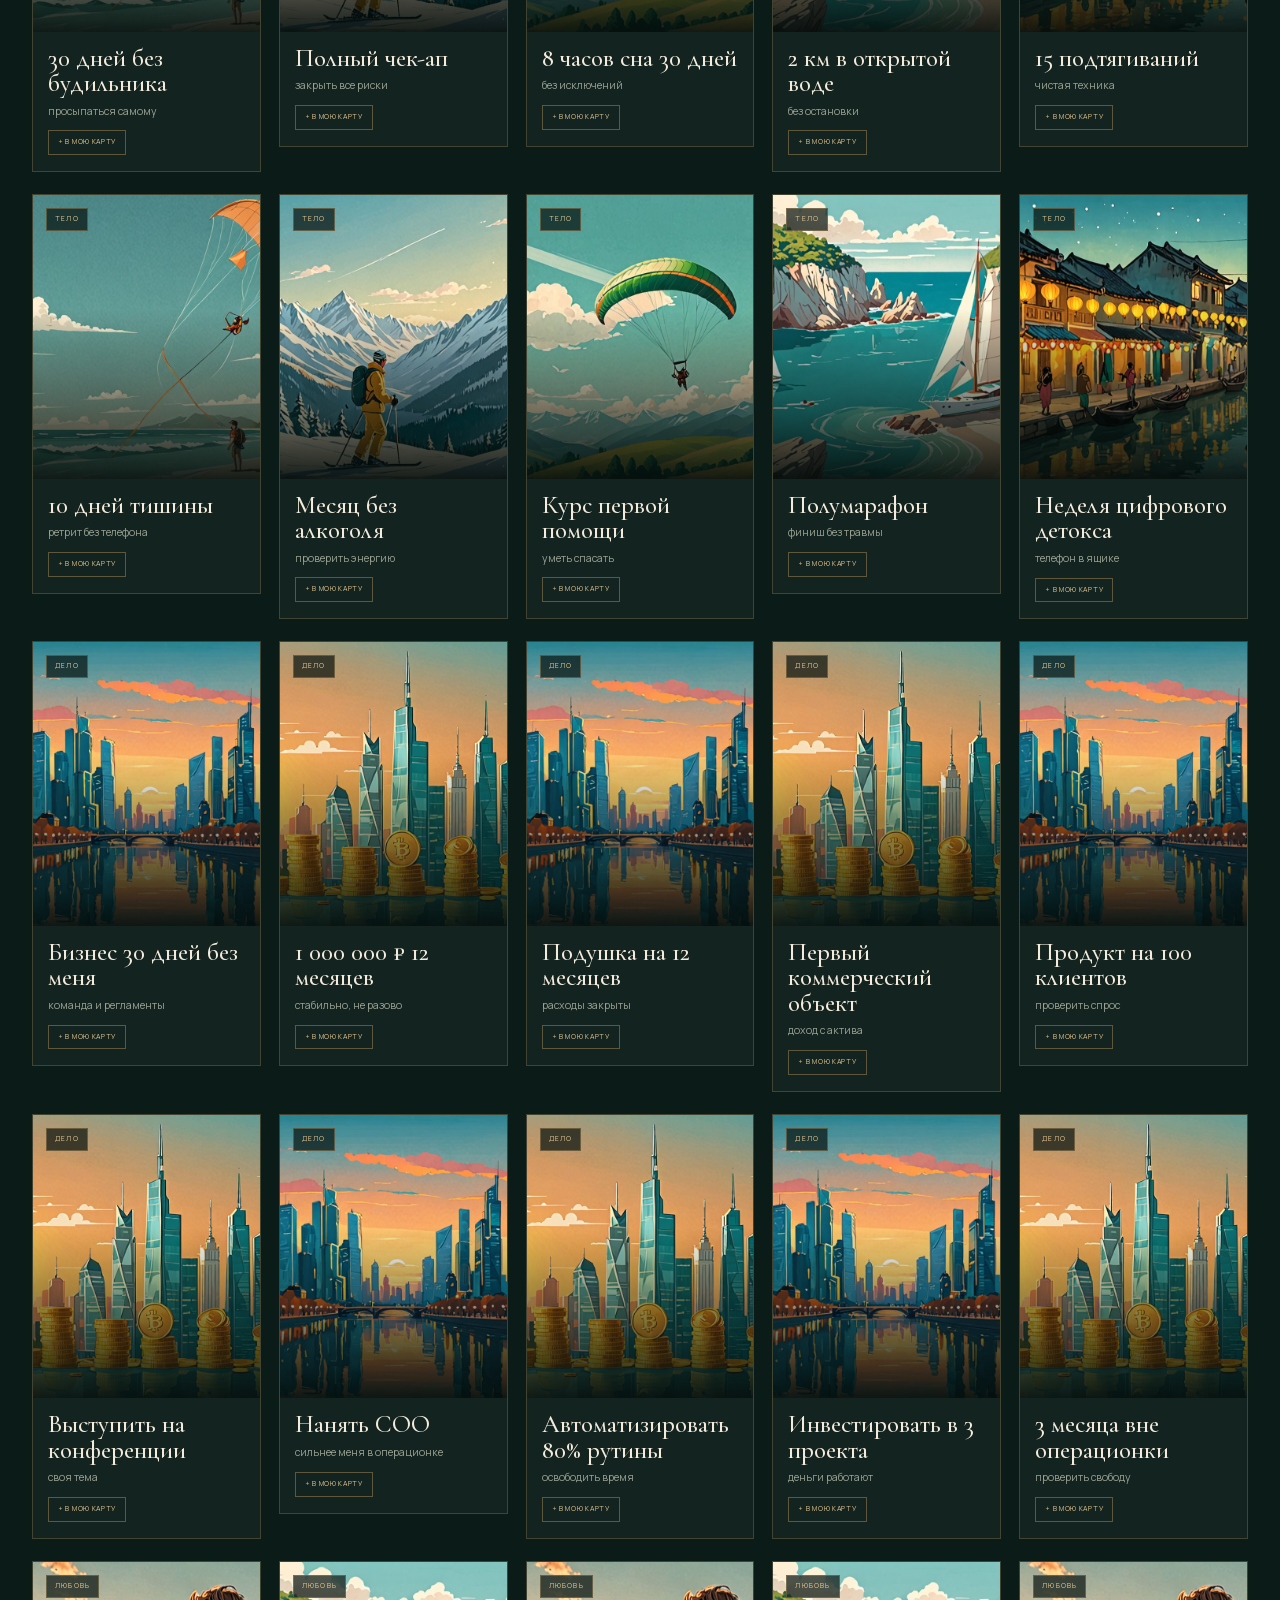
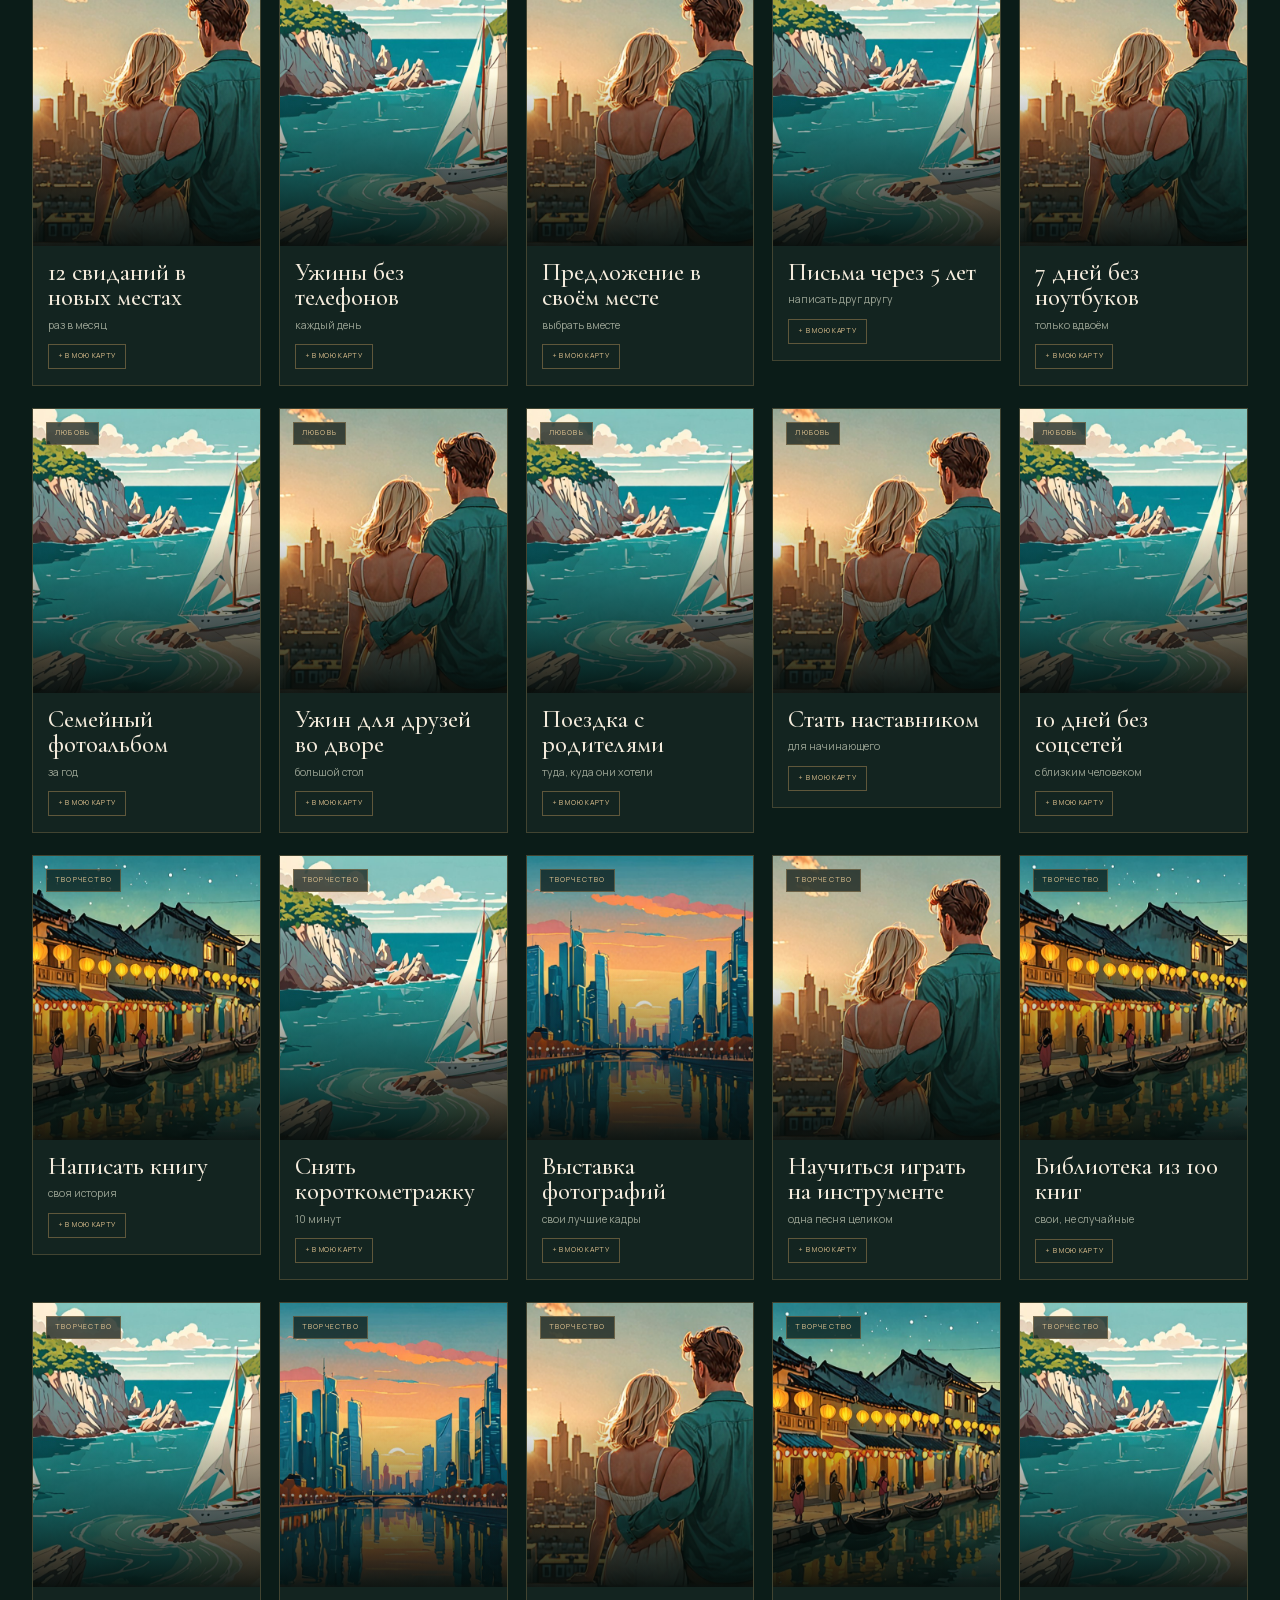
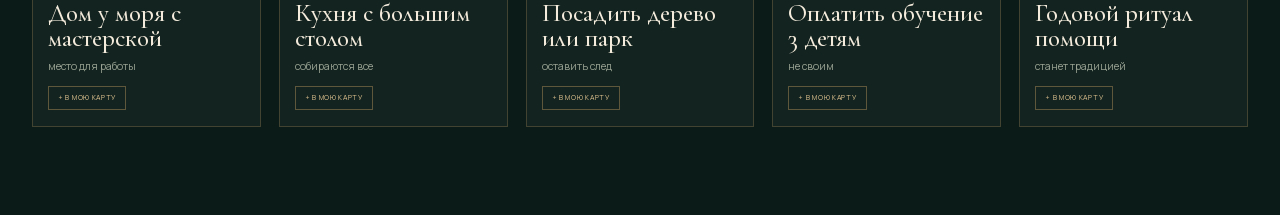
<file: examples.html>
<!doctype html>
<html lang="ru" class="no-js">
<head>
<meta charset="utf-8">
<meta name="viewport" content="width=device-width, initial-scale=1">
<title>50 желаний для вдохновения — Карта желаний</title>
<meta name="description" content="50 готовых желаний по типам: путешествия, тело, дело, любовь, творчество. Добавляй в свою карту одной кнопкой.">
<meta name="robots" content="noindex, nofollow">
<meta name="theme-color" content="#0b1c18">
<link rel="icon" href="assets/favicon.svg" type="image/svg+xml">
<link rel="preload" href="assets/fonts/CormorantGaramond-Regular.woff2" as="font" type="font/woff2" crossorigin>
<link rel="preload" href="assets/fonts/Manrope-Regular.woff2" as="font" type="font/woff2" crossorigin>
<link rel="stylesheet" href="style.css?v=24">
<link rel="stylesheet" href="app.css?v=36">
<link rel="stylesheet" href="examples-page.css?v=2">
<script>document.documentElement.classList.replace('no-js','js');</script>
</head>
<body class="examples-page">
<div class="page-bg" aria-hidden="true"></div>

<header class="site-header">
  <div class="container header-inner">
    <a class="brand" href="index.html" aria-label="На главную">
      <span class="brand-mark">V</span>
      <span class="brand-text">Карта<br>желаний</span>
    </a>
    <nav class="nav" aria-label="Основная навигация">
      <a href="index.html#wishes">Желания</a>
      <a class="is-active" href="examples.html">Примеры</a>
      <a href="index.html#route">Маршрут</a>
      <a href="index.html#video-map">Видео</a>
    </nav>
    <div class="header-actions">
      <a class="btn btn-small btn-share" href="index.html">← К карте</a>
    </div>
  </div>
</header>

<main class="examples-main">
  <section class="examples-hero">
    <div class="container">
      <p class="eyebrow reveal">Отдельный лист · 50 идей</p>
      <div class="examples-hero-grid">
        <h1 class="reveal">50 желаний.<br><em>Для вдохновения.</em></h1>
        <p class="section-note reveal">Готовые идеи по типам. Нажми «В мою карту» — желание появится в твоей карте с категорией и картинкой.</p>
      </div>
    </div>
  </section>

  <section class="examples-sheet">
    <div class="container">
      <div class="examples-toolbar">
        <div class="example-filters" role="group" aria-label="Тип примеров">
          <button class="example-filter is-active" type="button" data-example-filter="all">Все <span>50</span></button>
          <button class="example-filter" type="button" data-example-filter="travel">Путешествия</button>
          <button class="example-filter" type="button" data-example-filter="body">Тело</button>
          <button class="example-filter" type="button" data-example-filter="business">Дело</button>
          <button class="example-filter" type="button" data-example-filter="love">Любовь</button>
          <button class="example-filter" type="button" data-example-filter="creativity">Творчество</button>
        </div>
        <div class="examples-view" role="group" aria-label="Вид примеров">
          <span class="examples-view-label">Вид</span>
          <button class="view-tab" type="button" data-cols="2">2 столбика</button>
          <button class="view-tab" type="button" data-cols="4">4 столбика</button>
          <button class="view-tab is-active" type="button" data-cols="5">Как сейчас</button>
        </div>
      </div>

      <div class="examples-sheet-foot">
        <span id="exampleCount">50 идей</span>
        <span>Добавленные желания сохраняются в браузере</span>
      </div>

      <div class="examples-page-grid cols-5" id="examplesPageGrid" aria-live="polite"></div>
      <div class="examples-empty" id="examplesEmpty" hidden>Ничего не найдено.</div>
    </div>
  </section>
</main>

<div class="toast" id="toast" role="status" aria-live="polite"></div>
<canvas class="confetti" id="confetti" aria-hidden="true"></canvas>
<script src="examples-data.js?v=1"></script>
<script src="examples-page.js?v=1" defer></script>
</body>
</html>
</file>
<file: style.css>
[hidden] { display: none !important; }

@font-face {
  font-family: "Cormorant";
  src: url("assets/fonts/CormorantGaramond-Regular.woff2") format("woff2"), url("assets/fonts/CormorantGaramond-Regular.ttf") format("truetype");
  font-weight: 300 700;
  font-style: normal;
  font-display: swap;
}
@font-face {
  font-family: "Cormorant";
  src: url("assets/fonts/CormorantGaramond-Italic.woff2") format("woff2"), url("assets/fonts/CormorantGaramond-Italic.ttf") format("truetype");
  font-weight: 300 700;
  font-style: italic;
  font-display: swap;
}
@font-face {
  font-family: "Manrope";
  src: url("assets/fonts/Manrope-Regular.woff2") format("woff2"), url("assets/fonts/Manrope-Regular.ttf") format("truetype");
  font-weight: 200 800;
  font-style: normal;
  font-display: swap;
}

:root {
  --bg: #0b1c18;
  --bg-soft: #10251f;
  --bg-deep: #07120f;
  --cream: #f4ebdc;
  --sand: #d8c5a8;
  --gold: #c9a063;
  --gold-light: #e5c793;
  --copper: #c26a49;
  --muted: #9aa394;
  --line: rgba(201, 160, 99, 0.26);
  --line-soft: rgba(201, 160, 99, 0.13);
  --panel: rgba(255, 250, 240, 0.035);
  --max: 1240px;
  --ease: cubic-bezier(0.22, 1, 0.36, 1);
}

* { box-sizing: border-box; }
html { scroll-behavior: smooth; scroll-padding-top: 96px; }
body {
  margin: 0;
  background: var(--bg);
  color: var(--cream);
  font-family: "Manrope", system-ui, -apple-system, "Segoe UI", sans-serif;
  font-size: 16px;
  line-height: 1.55;
  -webkit-font-smoothing: antialiased;
  overflow-x: hidden;
}
body.nav-open, body.lightbox-open { overflow: hidden; }
img { display: block; max-width: 100%; }
a { color: inherit; text-decoration: none; }
button, input { font: inherit; }
button { color: inherit; }
::selection { background: var(--gold); color: var(--bg); }

.page-bg {
  position: fixed;
  inset: 0;
  z-index: -2;
  pointer-events: none;
  background:
    radial-gradient(900px 680px at 78% 8%, rgba(194, 106, 73, 0.13), transparent 66%),
    radial-gradient(700px 700px at 8% 92%, rgba(80, 112, 84, 0.12), transparent 70%),
    linear-gradient(180deg, #0d211c 0%, var(--bg) 42%, #081713 100%);
}
.page-bg::before {
  content: "";
  position: absolute;
  inset: 0;
  background: url("assets/topo.svg") right -80px top -60px / 1150px auto no-repeat;
  opacity: 0.5;
}
.page-bg::after {
  content: "";
  position: absolute;
  inset: 0;
  background: url("assets/img/noise.png");
  opacity: 0.055;
  mix-blend-mode: soft-light;
}

.container {
  width: min(var(--max), calc(100% - 64px));
  margin: 0 auto;
}

/* ---------- header ---------- */
.site-header {
  position: fixed;
  inset: 0 0 auto;
  z-index: 50;
  padding: 16px 0;
  border-bottom: 1px solid transparent;
  transition: background 0.35s ease, border-color 0.35s ease, padding 0.35s ease;
}
.site-header.is-scrolled {
  padding: 10px 0;
  background: rgba(8, 22, 18, 0.82);
  border-bottom-color: var(--line-soft);
  -webkit-backdrop-filter: blur(18px);
  backdrop-filter: blur(18px);
}
.header-inner { display: flex; align-items: center; gap: 34px; }
.brand { display: inline-flex; align-items: center; gap: 12px; flex: 0 0 auto; }
.brand-mark {
  width: 38px; height: 38px;
  display: grid; place-items: center;
  border: 1px solid var(--gold);
  border-radius: 50%;
  color: var(--gold-light);
  font-family: "Cormorant", Georgia, serif;
  font-size: 24px;
  line-height: 1;
  padding-top: 2px;
}
.brand-text {
  font-size: 9px;
  line-height: 1.35;
  letter-spacing: 0.24em;
  text-transform: uppercase;
  color: var(--sand);
}
.nav { display: flex; gap: 30px; margin-left: auto; }
.nav a {
  font-size: 10px;
  letter-spacing: 0.17em;
  text-transform: uppercase;
  color: var(--sand);
  transition: color 0.25s;
}
.nav a:hover, .nav a.is-active { color: var(--gold-light); }
.header-actions { display: flex; align-items: center; gap: 12px; }
.menu-toggle {
  display: none;
  width: 38px; height: 38px;
  border: 1px solid var(--line);
  background: transparent;
  border-radius: 50%;
  padding: 0;
  position: relative;
}
.menu-toggle span {
  position: absolute; left: 11px; right: 11px; height: 1px;
  background: var(--cream);
  transition: transform 0.3s, top 0.3s;
}
.menu-toggle span:first-child { top: 15px; }
.menu-toggle span:last-child { top: 21px; }
body.nav-open .menu-toggle span:first-child { top: 18px; transform: rotate(45deg); }
body.nav-open .menu-toggle span:last-child { top: 18px; transform: rotate(-45deg); }

/* ---------- buttons ---------- */
.btn {
  display: inline-flex;
  align-items: center;
  justify-content: center;
  gap: 10px;
  min-height: 48px;
  padding: 0 24px;
  border: 1px solid var(--gold);
  border-radius: 999px;
  background: var(--gold);
  color: #10231e;
  font-size: 10px;
  font-weight: 700;
  letter-spacing: 0.17em;
  text-transform: uppercase;
  cursor: pointer;
  transition: transform 0.25s var(--ease), background 0.25s, border-color 0.25s, color 0.25s;
}
.btn:hover { transform: translateY(-2px); background: var(--gold-light); border-color: var(--gold-light); }
.btn-ghost { background: transparent; color: var(--cream); }
.btn-ghost:hover { background: rgba(201, 160, 99, 0.1); color: var(--gold-light); }
.btn-small { min-height: 38px; padding: 0 17px; font-size: 9px; }
.text-link {
  display: inline-flex;
  align-items: center;
  gap: 8px;
  color: var(--sand);
  font-size: 10px;
  letter-spacing: 0.14em;
  text-transform: uppercase;
  border-bottom: 1px solid var(--line);
  align-self: flex-start;
  padding-bottom: 4px;
  transition: color 0.25s, border-color 0.25s;
}
.text-link:hover { color: var(--gold-light); border-color: var(--gold); }

/* ---------- common type ---------- */
.eyebrow {
  margin: 0 0 18px;
  color: var(--gold);
  font-size: 10px;
  font-weight: 600;
  letter-spacing: 0.3em;
  text-transform: uppercase;
}
h1, h2, h3, .foundation strong, .manifesto-text, .hero-note b {
  font-family: "Cormorant", Georgia, serif;
  font-weight: 500;
}
h1, h2, h3 { margin: 0; }
h1 {
  font-size: clamp(4.6rem, 9vw, 8.7rem);
  line-height: 0.86;
  letter-spacing: -0.035em;
}
h2 {
  font-size: clamp(3rem, 5.6vw, 5.4rem);
  line-height: 0.92;
  letter-spacing: -0.025em;
}
h1 em, h2 em { color: var(--gold-light); font-style: italic; }
.lead {
  max-width: 520px;
  margin: 30px 0 0;
  color: var(--sand);
  font-size: 17px;
  line-height: 1.7;
}
.lead-small {
  max-width: 540px;
  margin: 26px 0 0;
  color: var(--sand);
  font-size: 16px;
  line-height: 1.75;
}

/* ---------- hero ---------- */
.hero {
  min-height: 100svh;
  display: flex;
  align-items: center;
  padding: 142px 0 90px;
  position: relative;
  overflow: hidden;
}
.hero-glow {
  position: absolute;
  width: 820px; height: 820px;
  right: -140px; top: 10%;
  border-radius: 50%;
  background: radial-gradient(circle, rgba(194, 106, 73, 0.18), transparent 64%);
  filter: blur(10px);
  pointer-events: none;
}
.hero-grid {
  display: grid;
  grid-template-columns: minmax(0, 1.04fr) minmax(0, 0.96fr);
  gap: 48px;
  align-items: center;
}
.hero-copy { position: relative; z-index: 1; }
.hero-copy h1 { max-width: 780px; }
.hero-actions { display: flex; flex-wrap: wrap; gap: 12px; margin-top: 34px; }
.hero-stats {
  display: flex;
  flex-wrap: wrap;
  gap: 28px;
  margin-top: 38px;
  color: var(--muted);
  font-size: 10px;
  letter-spacing: 0.15em;
  text-transform: uppercase;
}
.hero-stats span { display: inline-flex; align-items: baseline; gap: 8px; }
.hero-stats b {
  color: var(--gold-light);
  font-family: "Cormorant", Georgia, serif;
  font-size: 28px;
  font-weight: 500;
  letter-spacing: 0;
}
.hero-art {
  position: relative;
  display: flex;
  justify-content: center;
  align-items: center;
  padding: 14px 0;
}
.map-frame {
  position: relative;
  width: min(420px, 88%);
  padding: 10px;
  border: 1px solid var(--line);
  background: rgba(255, 247, 235, 0.04);
  box-shadow: 0 44px 100px rgba(0, 0, 0, 0.55);
  transform: rotate(1.4deg);
  transition: transform 0.7s var(--ease), border-color 0.4s;
  will-change: transform;
}
.map-frame::before {
  content: "";
  position: absolute;
  inset: -10px;
  border: 1px solid rgba(201, 160, 99, 0.13);
  pointer-events: none;
}
.map-frame:hover { transform: rotate(0.2deg) translateY(-5px); border-color: rgba(201, 160, 99, 0.55); }
.map-frame img { width: 100%; height: auto; }
.map-frame-label {
  position: absolute;
  top: 22px; left: 22px;
  padding: 6px 9px;
  background: rgba(7, 18, 15, 0.8);
  border: 1px solid rgba(201, 160, 99, 0.28);
  color: var(--gold-light);
  font-size: 8px;
  letter-spacing: 0.2em;
  text-transform: uppercase;
  -webkit-backdrop-filter: blur(8px);
  backdrop-filter: blur(8px);
}
.hero-note {
  position: absolute;
  left: 0;
  bottom: 8px;
  display: flex;
  align-items: center;
  gap: 12px;
  padding: 13px 16px;
  border: 1px solid var(--line);
  background: rgba(8, 23, 19, 0.78);
  -webkit-backdrop-filter: blur(14px);
  backdrop-filter: blur(14px);
}
.hero-note-star { color: var(--gold); font-size: 20px; }
.hero-note p { margin: 0; color: var(--muted); font-size: 9px; line-height: 1.55; letter-spacing: 0.12em; text-transform: uppercase; }
.hero-note b { display: block; color: var(--cream); font-size: 22px; line-height: 1; letter-spacing: 0; text-transform: none; }
.scroll-cue {
  position: absolute;
  left: 50%;
  bottom: 24px;
  transform: translateX(-50%);
  display: flex;
  flex-direction: column;
  align-items: center;
  gap: 12px;
  color: var(--muted);
  font-size: 8px;
  letter-spacing: 0.28em;
  text-transform: uppercase;
}
.scroll-cue i {
  display: block;
  width: 1px; height: 44px;
  background: linear-gradient(var(--gold), transparent);
  animation: cue 2.2s ease-in-out infinite;
  transform-origin: top;
}
@keyframes cue { 0%,100% { transform: scaleY(0.4); opacity: 0.4; } 50% { transform: scaleY(1); opacity: 1; } }

/* ---------- sections ---------- */
.section {
  position: relative;
  padding: 122px 0;
  border-top: 1px solid var(--line-soft);
}
.section-head {
  display: grid;
  grid-template-columns: minmax(0, 1.1fr) minmax(260px, 0.62fr);
  gap: 70px;
  align-items: end;
  margin-bottom: 54px;
}
.section-note {
  margin: 0 0 6px;
  padding-left: 22px;
  border-left: 1px solid var(--line);
  color: var(--muted);
  font-size: 14px;
  line-height: 1.75;
  max-width: 430px;
}

/* ---------- map viewer ---------- */
.viewer {
  display: grid;
  grid-template-columns: minmax(0, 1.52fr) minmax(260px, 0.5fr);
  gap: 30px;
  align-items: start;
}
.viewer-toolbar {
  display: flex;
  align-items: center;
  justify-content: space-between;
  gap: 18px;
  margin-bottom: 12px;
}
.tabs {
  display: inline-flex;
  gap: 3px;
  padding: 4px;
  border: 1px solid var(--line);
  border-radius: 999px;
}
.tab {
  border: 0;
  background: transparent;
  color: var(--muted);
  padding: 9px 16px;
  border-radius: 999px;
  cursor: pointer;
  font-size: 9px;
  letter-spacing: 0.16em;
  text-transform: uppercase;
  transition: color 0.25s, background 0.25s;
}
.tab.is-active { background: var(--gold); color: #10231e; }
.viewer-hint { color: var(--muted); font-size: 9px; letter-spacing: 0.12em; text-transform: uppercase; }
.viewer-stage {
  display: block;
  width: 100%;
  padding: 13px;
  border: 1px solid var(--line);
  background: rgba(255, 250, 240, 0.035);
  cursor: zoom-in;
  transition: border-color 0.3s, transform 0.3s;
}
.viewer-stage:hover { border-color: rgba(201, 160, 99, 0.55); }
.viewer-stage img { width: 100%; height: auto; box-shadow: 0 20px 50px rgba(0, 0, 0, 0.35); }
.viewer-caption {
  display: flex;
  justify-content: space-between;
  gap: 18px;
  padding-top: 10px;
  color: var(--muted);
  font-size: 9px;
  letter-spacing: 0.1em;
  text-transform: uppercase;
}
.viewer-aside {
  padding: 27px;
  border: 1px solid var(--line);
  background: var(--panel);
  display: flex;
  flex-direction: column;
  gap: 20px;
}
.fact {
  display: flex;
  gap: 13px;
  align-items: flex-start;
  padding-bottom: 18px;
  border-bottom: 1px solid var(--line-soft);
}
.fact:last-of-type { border-bottom: 0; padding-bottom: 0; }
.fact-num {
  color: var(--gold);
  font-family: "Cormorant", Georgia, serif;
  font-size: 24px;
  line-height: 1;
  min-width: 26px;
}
.fact small { display: block; margin-bottom: 4px; color: var(--muted); font-size: 8px; letter-spacing: 0.18em; text-transform: uppercase; }
.fact strong { display: block; color: var(--cream); font-family: "Cormorant", Georgia, serif; font-size: 19px; line-height: 1.22; font-weight: 500; }
.aside-actions { display: flex; flex-direction: column; align-items: flex-start; gap: 14px; padding-top: 8px; }
.aside-actions .btn { width: 100%; }
.micro { margin: 0; color: var(--muted); font-size: 10px; line-height: 1.65; }

/* ---------- route ---------- */
.route-grid { display: grid; grid-template-columns: repeat(4, minmax(0, 1fr)); gap: 20px; }
.route-card { min-width: 0; }
.route-media {
  position: relative;
  aspect-ratio: 4 / 5;
  overflow: hidden;
  border: 1px solid var(--line);
  background: #0a1714;
}
.route-media::after {
  content: "";
  position: absolute;
  inset: 45% 0 0;
  background: linear-gradient(transparent, rgba(4, 12, 10, 0.85));
  pointer-events: none;
}
.route-media img {
  width: 100%; height: 100%;
  object-fit: cover;
  transition: transform 0.9s var(--ease), filter 0.5s;
  filter: saturate(0.9) contrast(1.02);
}
.route-card:hover .route-media img { transform: scale(1.045); filter: saturate(1) contrast(1.04); }
.route-num {
  position: absolute;
  z-index: 2;
  top: 14px; right: 14px;
  color: rgba(246, 237, 223, 0.75);
  font-family: "Cormorant", Georgia, serif;
  font-size: 18px;
}
.route-month {
  position: absolute;
  z-index: 2;
  left: 15px;
  bottom: 14px;
  max-width: calc(100% - 30px);
  color: var(--gold-light);
  font-size: 8px;
  line-height: 1.4;
  letter-spacing: 0.14em;
  text-transform: uppercase;
  text-shadow: 0 2px 8px rgba(0, 0, 0, 0.8);
}
.route-body { padding-top: 13px; }
.route-body h3 { font-size: 24px; line-height: 1.02; color: var(--cream); }
.route-body p { margin: 5px 0 0; color: var(--muted); font-size: 11px; letter-spacing: 0.02em; }

/* ---------- foundation ---------- */
.foundation-grid { display: grid; grid-template-columns: repeat(3, minmax(0, 1fr)); gap: 0; }
.foundation-card {
  padding: 28px 34px 14px 0;
  border-top: 1px solid var(--line);
  border-right: 1px solid var(--line-soft);
  min-height: 250px;
}
.foundation-card + .foundation-card { padding-left: 34px; }
.foundation-card:last-child { border-right: 0; padding-right: 0; }
.foundation-num {
  display: block;
  color: rgba(201, 160, 99, 0.45);
  font-family: "Cormorant", Georgia, serif;
  font-size: 20px;
  margin-bottom: 36px;
}
.foundation h3 { font-size: 34px; line-height: 1; }
.foundation strong {
  display: block;
  margin-top: 13px;
  color: var(--gold-light);
  font-size: 26px;
  line-height: 1.1;
  font-weight: 500;
}
.foundation p { margin: 17px 0 0; color: var(--muted); font-size: 13px; line-height: 1.7; max-width: 330px; }

/* ---------- passport ---------- */
.passport-grid {
  display: grid;
  grid-template-columns: minmax(0, 1fr) minmax(0, 0.92fr);
  gap: 76px;
  align-items: center;
}
.checklist { list-style: none; padding: 0; margin: 30px 0 0; display: grid; gap: 12px; }
.checklist li { position: relative; padding-left: 22px; color: var(--sand); font-size: 13px; }
.checklist li::before { content: "✦"; position: absolute; left: 0; top: -1px; color: var(--gold); font-size: 12px; }
.passport-art { display: flex; justify-content: center; }
.paper-frame {
  position: relative;
  width: min(420px, 100%);
  padding: 11px;
  border: 1px solid var(--line);
  background: rgba(255, 247, 235, 0.04);
  cursor: zoom-in;
  transform: rotate(-1.5deg);
  box-shadow: 0 44px 100px rgba(0, 0, 0, 0.5);
  transition: transform 0.7s var(--ease), border-color 0.3s;
}
.paper-frame:hover { transform: rotate(0deg) translateY(-5px); border-color: rgba(201, 160, 99, 0.55); }
.paper-frame img { width: 100%; height: auto; }
.paper-tag {
  position: absolute;
  top: 22px; left: 22px;
  padding: 6px 9px;
  background: rgba(7, 18, 15, 0.8);
  border: 1px solid var(--line);
  color: var(--gold-light);
  font-size: 8px;
  letter-spacing: 0.2em;
  text-transform: uppercase;
}

/* ---------- ritual ---------- */
.ritual-grid { display: grid; grid-template-columns: minmax(0, 0.9fr) minmax(0, 1.1fr); gap: 70px; align-items: start; }
.steps { list-style: none; margin: 0; padding: 0; }
.steps li { display: flex; gap: 24px; padding: 22px 0; border-top: 1px solid var(--line); }
.steps li:last-child { border-bottom: 1px solid var(--line); }
.steps > li > span { color: var(--gold); font-family: "Cormorant", Georgia, serif; font-size: 21px; line-height: 1; min-width: 28px; }
.steps h3 { font-size: 29px; }
.steps p { margin: 6px 0 0; color: var(--muted); font-size: 13px; }

/* ---------- manifesto ---------- */
.manifesto {
  text-align: center;
  padding: 150px 0 145px;
  border-top: 1px solid var(--line-soft);
  position: relative;
  overflow: hidden;
}
.manifesto::before {
  content: "";
  position: absolute;
  left: 50%; top: 50%;
  width: 900px; height: 500px;
  transform: translate(-50%, -50%);
  background: radial-gradient(ellipse, rgba(201, 160, 99, 0.12), transparent 68%);
  pointer-events: none;
}
.manifesto .container { position: relative; }
.manifesto-text {
  margin: 0 auto;
  font-size: clamp(3.5rem, 7vw, 7.2rem);
  line-height: 0.92;
  letter-spacing: -0.03em;
}
.manifesto-text em { color: var(--gold-light); font-style: italic; }
.manifesto-sub { margin: 26px 0 0; color: var(--muted); font-size: 12px; letter-spacing: 0.16em; text-transform: uppercase; }
.manifesto .hero-actions { justify-content: center; }

/* ---------- footer ---------- */
.site-footer {
  border-top: 1px solid var(--line);
  padding: 44px 0;
}
.footer-grid {
  display: grid;
  grid-template-columns: 1fr 1fr 1fr;
  gap: 30px;
  align-items: end;
}
.footer-brand { display: flex; align-items: center; gap: 14px; }
.footer-brand p { margin: 0; font-family: "Cormorant", Georgia, serif; font-size: 22px; line-height: 1.05; }
.footer-brand p span { color: var(--gold); font-size: 15px; font-style: italic; }
.footer-note { margin: 0; color: var(--muted); font-size: 10px; line-height: 1.7; letter-spacing: 0.05em; }
.footer-note-right { text-align: right; }

/* ---------- lightbox ---------- */
.lightbox {
  position: fixed;
  inset: 0;
  z-index: 100;
  display: flex;
  align-items: center;
  justify-content: center;
  gap: 20px;
  padding: 24px;
  background: rgba(4, 11, 9, 0.95);
  -webkit-backdrop-filter: blur(12px);
  backdrop-filter: blur(12px);
  opacity: 0;
  visibility: hidden;
  transition: opacity 0.3s, visibility 0.3s;
}
.lightbox.is-open { opacity: 1; visibility: visible; }
.lightbox-figure { margin: 0; max-width: calc(100vw - 180px); max-height: 90vh; display: flex; flex-direction: column; align-items: center; gap: 12px; }
.lightbox-figure img {
  max-width: 100%;
  max-height: 82vh;
  width: auto;
  border: 1px solid var(--line);
  box-shadow: 0 30px 90px rgba(0, 0, 0, 0.5);
}
.lightbox-figure figcaption { color: var(--sand); font-size: 9px; letter-spacing: 0.2em; text-transform: uppercase; }
.lightbox-close, .lightbox-nav {
  width: 46px; height: 46px;
  border: 1px solid var(--line);
  border-radius: 50%;
  background: rgba(255, 255, 255, 0.03);
  color: var(--cream);
  cursor: pointer;
  font-size: 22px;
  line-height: 1;
  transition: background 0.25s, border-color 0.25s;
}
.lightbox-close:hover, .lightbox-nav:hover { background: rgba(201, 160, 99, 0.12); border-color: var(--gold); }
.lightbox-close { position: absolute; top: 22px; right: 22px; font-size: 28px; }
.lightbox-nav { flex: 0 0 auto; }
.lightbox-prev { margin-right: 0; }
.lightbox-next { margin-left: 0; }

/* ---------- reveal ---------- */
html.js .reveal {
  opacity: 0;
  transform: translateY(24px);
  transition: opacity 0.85s var(--ease), transform 0.85s var(--ease);
}
html.js .reveal.is-visible { opacity: 1; transform: none; }

/* ---------- responsive ---------- */
@media (max-width: 1080px) {
  .hero-grid { grid-template-columns: minmax(0, 1.1fr) minmax(0, 0.9fr); gap: 30px; }
  .hero-copy h1 { font-size: clamp(4rem, 8.2vw, 7rem); }
  .map-frame { width: min(370px, 92%); }
  .section-head { gap: 40px; }
  .route-grid { grid-template-columns: repeat(4, minmax(0, 1fr)); gap: 14px; }
  .route-body h3 { font-size: 21px; }
  .passport-grid { gap: 44px; }
}

@media (max-width: 900px) {
  .container { width: min(var(--max), calc(100% - 44px)); }
  .site-header { padding: 12px 0; }
  .nav {
    position: fixed;
    top: 70px; left: 22px; right: 22px;
    display: flex;
    flex-direction: column;
    gap: 0;
    margin: 0;
    padding: 8px 20px;
    background: rgba(10, 27, 22, 0.97);
    border: 1px solid var(--line);
    -webkit-backdrop-filter: blur(18px);
    backdrop-filter: blur(18px);
    opacity: 0;
    visibility: hidden;
    transform: translateY(-8px);
    transition: opacity 0.25s, visibility 0.25s, transform 0.25s;
  }
  body.nav-open .nav { opacity: 1; visibility: visible; transform: none; }
  .nav a { padding: 15px 0; border-bottom: 1px solid var(--line-soft); font-size: 11px; }
  .nav a:last-child { border-bottom: 0; }
  .menu-toggle { display: block; }
  .header-actions { margin-left: 0; }
  .brand { margin-right: auto; }
  .hero { min-height: auto; padding: 120px 0 80px; }
  .hero-grid { grid-template-columns: 1fr; gap: 54px; }
  .hero-copy h1 { font-size: clamp(4.2rem, 12vw, 7.2rem); }
  .lead { max-width: 580px; }
  .hero-art { order: 2; padding: 0 0 24px; }
  .map-frame { width: min(350px, 80%); }
  .hero-note { left: 4%; bottom: 4px; }
  .scroll-cue { display: none; }
  .section { padding: 88px 0; }
  .section-head { grid-template-columns: 1fr; gap: 24px; margin-bottom: 40px; }
  .section-note { max-width: 580px; padding-left: 0; border-left: 0; }
  .viewer { grid-template-columns: 1fr; }
  .viewer-aside { display: grid; grid-template-columns: 1fr 1fr; gap: 18px 26px; }
  .viewer-aside .fact { padding-bottom: 14px; }
  .aside-actions, .micro { grid-column: 1 / -1; }
  .route-grid { grid-template-columns: repeat(2, minmax(0, 1fr)); gap: 24px 18px; }
  .foundation-grid { grid-template-columns: 1fr; }
  .foundation-card, .foundation-card + .foundation-card { padding: 24px 0; border-right: 0; border-bottom: 1px solid var(--line-soft); min-height: 0; }
  .foundation-card:last-child { border-bottom: 0; }
  .foundation-num { margin-bottom: 18px; }
  .foundation p { max-width: 540px; }
  .passport-grid { grid-template-columns: 1fr; gap: 46px; }
  .passport-art { justify-content: flex-start; }
  .ritual-grid { grid-template-columns: 1fr; gap: 34px; }
  .footer-grid { grid-template-columns: 1fr 1fr; }
  .footer-note-right { text-align: left; }
}

@media (max-width: 620px) {
  .container { width: calc(100% - 36px); }
  h1 { font-size: clamp(3.3rem, 15vw, 5.1rem); }
  h2 { font-size: clamp(2.7rem, 12vw, 4.2rem); }
  .hero { padding-top: 108px; }
  .hero-copy h1 { font-size: clamp(3.3rem, 15vw, 5.3rem); }
  .lead { font-size: 15px; }
  .hero-actions { width: 100%; }
  .hero-actions .btn { flex: 1 1 auto; }
  .hero-stats { gap: 18px; }
  .hero-stats b { font-size: 24px; }
  .hero-art { padding-bottom: 12px; }
  .map-frame { width: min(310px, 88%); }
  .hero-note { left: 0; bottom: -10px; padding: 10px 12px; }
  .hero-note b { font-size: 19px; }
  .section { padding: 72px 0; }
  .viewer-toolbar { align-items: flex-start; flex-direction: column; gap: 10px; }
  .viewer-hint { display: none; }
  .viewer-aside { grid-template-columns: 1fr; }
  .viewer-aside .fact { padding-bottom: 16px; }
  .route-grid { grid-template-columns: 1fr; gap: 22px; }
  .route-media { aspect-ratio: 5 / 4; }
  .route-body { display: flex; align-items: baseline; justify-content: space-between; gap: 12px; }
  .route-body p { text-align: right; }
  .foundation h3 { font-size: 30px; }
  .foundation strong { font-size: 24px; }
  .foundation p { font-size: 13px; }
  .manifesto { padding: 100px 0; }
  .manifesto-text { font-size: clamp(3rem, 14vw, 5rem); }
  .footer-grid { grid-template-columns: 1fr; gap: 26px; }
  .footer-note-right { text-align: left; }
  .lightbox { padding: 12px; }
  .lightbox-figure { max-width: calc(100vw - 24px); }
  .lightbox-nav { position: absolute; bottom: 18px; }
  .lightbox-prev { left: 18px; }
  .lightbox-next { right: 18px; }
  .lightbox-figure img { max-height: 78vh; }
}

@media (prefers-reduced-motion: reduce) {
  html { scroll-behavior: auto; }
  *, *::before, *::after { animation-duration: 0.001ms !important; transition-duration: 0.001ms !important; }
  html.js .reveal { opacity: 1; transform: none; }
}

/* ============================================================
   INTERACTIVE WISH MAP
   ============================================================ */
.btn-share { gap: 8px; }
.share-icon { font-size: 13px; line-height: 1; }
.play-glyph { font-size: 8px; transform: translateY(-1px); }

/* dashboard */
.wish-dashboard {
  display: flex;
  align-items: center;
  justify-content: space-between;
  gap: 30px;
  padding: 26px 28px;
  border: 1px solid var(--line);
  background: var(--panel);
  margin-bottom: 28px;
}
.progress-card { display: flex; align-items: center; gap: 24px; min-width: 0; }
.progress-ring { position: relative; width: 118px; height: 118px; flex: 0 0 auto; }
.progress-ring svg { width: 100%; height: 100%; transform: rotate(-90deg); overflow: visible; }
.ring-track, .ring-fill { fill: none; stroke-width: 3.5; }
.ring-track { stroke: rgba(216, 197, 169, 0.13); }
.ring-fill {
  stroke: var(--gold);
  stroke-linecap: round;
  stroke-dasharray: 326.7;
  stroke-dashoffset: 326.7;
  transition: stroke-dashoffset 0.9s var(--ease);
}
.progress-ring > span {
  position: absolute;
  inset: 0;
  display: grid;
  place-items: center;
  font-family: "Cormorant", Georgia, serif;
  font-size: 31px;
  color: var(--cream);
}
.progress-copy .eyebrow { margin-bottom: 7px; }
.progress-count { margin: 0; font-family: "Cormorant", Georgia, serif; font-size: 38px; line-height: 1; color: var(--cream); }
.progress-count span { white-space: nowrap; }
.progress-sub { margin: 8px 0 0; color: var(--muted); font-size: 11px; line-height: 1.5; }
.progress-card.is-complete .ring-fill { stroke: var(--gold-light); }
.progress-card.is-complete .progress-ring { filter: drop-shadow(0 0 18px rgba(201, 160, 99, 0.28)); }
.wish-dashboard-actions { display: flex; align-items: center; flex-wrap: wrap; gap: 10px; justify-content: flex-end; }
.wish-dashboard-actions .micro { flex-basis: 100%; text-align: right; margin: 2px 0 0; }

/* toolbar */
.wish-toolbar {
  display: flex;
  align-items: center;
  justify-content: space-between;
  gap: 18px;
  margin: 0 0 18px;
}
.filters { display: flex; flex-wrap: wrap; gap: 6px; }
.filter {
  border: 1px solid var(--line);
  background: transparent;
  color: var(--muted);
  padding: 8px 13px;
  border-radius: 999px;
  font-size: 9px;
  letter-spacing: 0.1em;
  text-transform: uppercase;
  cursor: pointer;
  transition: color 0.25s, background 0.25s, border-color 0.25s;
}
.filter span { opacity: 0.6; margin-left: 4px; }
.filter:hover { color: var(--cream); border-color: rgba(201, 160, 99, 0.5); }
.filter.is-active { background: var(--gold); border-color: var(--gold); color: #10231e; }
.wish-count { margin: 0; color: var(--muted); font-size: 10px; letter-spacing: 0.08em; white-space: nowrap; }

/* grid */
.wish-grid {
  display: grid;
  grid-template-columns: repeat(4, minmax(0, 1fr));
  gap: 18px;
}
.wish-card {
  position: relative;
  display: flex;
  flex-direction: column;
  min-width: 0;
  border: 1px solid var(--line);
  background: rgba(255, 250, 240, 0.035);
  transition: transform 0.45s var(--ease), border-color 0.3s, opacity 0.3s;
}
.wish-card:hover { transform: translateY(-4px); border-color: rgba(201, 160, 99, 0.55); }
.wish-media {
  position: relative;
  aspect-ratio: 4 / 5;
  background-color: #0a1714;
  background-position: center;
  background-size: cover;
  overflow: hidden;
}
.wish-media::after {
  content: "";
  position: absolute;
  inset: 40% 0 0;
  background: linear-gradient(transparent, rgba(4, 12, 10, 0.92));
  pointer-events: none;
}
.wish-media.no-image { background: radial-gradient(circle at 30% 25%, #2d5041, #0b1c18 70%); }
.wish-media.no-image::before {
  content: "✦";
  position: absolute;
  inset: 0;
  display: grid;
  place-items: center;
  color: rgba(201, 160, 99, 0.4);
  font-family: "Cormorant", Georgia, serif;
  font-size: 80px;
}
.wish-cat {
  position: absolute;
  z-index: 2;
  top: 13px;
  left: 13px;
  padding: 5px 8px;
  border: 1px solid rgba(201, 160, 99, 0.35);
  background: rgba(7, 18, 15, 0.7);
  color: var(--gold-light);
  font-size: 7px;
  letter-spacing: 0.17em;
  text-transform: uppercase;
  -webkit-backdrop-filter: blur(8px);
  backdrop-filter: blur(8px);
}
.wish-check {
  position: absolute;
  z-index: 3;
  top: 11px;
  right: 11px;
  width: 38px;
  height: 38px;
  border: 1px solid rgba(246, 237, 223, 0.55);
  border-radius: 50%;
  background: rgba(7, 18, 15, 0.62);
  color: transparent;
  display: grid;
  place-items: center;
  cursor: pointer;
  transition: background 0.25s, border-color 0.25s, color 0.25s, transform 0.25s;
  -webkit-backdrop-filter: blur(8px);
  backdrop-filter: blur(8px);
}
.wish-check svg { width: 17px; height: 17px; fill: none; stroke: currentColor; stroke-width: 2.2; }
.wish-check:hover { border-color: var(--gold); color: var(--gold-light); transform: scale(1.05); }
.wish-card.is-done .wish-check { background: var(--gold); border-color: var(--gold); color: #10231e; }
.wish-card.is-done .wish-media::after { inset: 0; background: rgba(4, 12, 10, 0.42); }
.wish-card.is-done .wish-media { filter: saturate(0.75) brightness(0.8); }
.wish-card.is-done { opacity: 0.88; }
.wish-stamp {
  position: absolute;
  z-index: 2;
  top: 50%;
  left: 50%;
  transform: translate(-50%, -50%) rotate(-8deg);
  padding: 7px 12px;
  border: 1px solid var(--gold-light);
  color: var(--gold-light);
  background: rgba(7, 18, 15, 0.72);
  font-size: 8px;
  letter-spacing: 0.18em;
  text-transform: uppercase;
  white-space: nowrap;
  -webkit-backdrop-filter: blur(8px);
  backdrop-filter: blur(8px);
}
.wish-month {
  position: absolute;
  z-index: 2;
  left: 14px;
  bottom: 12px;
  max-width: calc(100% - 28px);
  color: var(--gold-light);
  font-size: 8px;
  line-height: 1.35;
  letter-spacing: 0.1em;
  text-transform: uppercase;
  text-shadow: 0 2px 8px rgba(0, 0, 0, 0.8);
}
.wish-body { padding: 14px 15px 16px; display: flex; flex-direction: column; gap: 6px; }
.wish-body-top { display: flex; align-items: flex-start; gap: 8px; }
.wish-body h3 {
  flex: 1;
  font-family: "Cormorant", Georgia, serif;
  font-size: 23px;
  font-weight: 500;
  line-height: 1.02;
  color: var(--cream);
}
.wish-body p { margin: 0; color: var(--muted); font-size: 10.5px; line-height: 1.5; }
.wish-edit {
  flex: 0 0 auto;
  width: 25px;
  height: 25px;
  border: 1px solid transparent;
  background: transparent;
  color: var(--muted);
  cursor: pointer;
  font-size: 14px;
  line-height: 1;
  transition: color 0.25s, border-color 0.25s;
}
.wish-edit:hover { color: var(--gold-light); border-color: var(--line); }
.wish-add-card {
  display: flex;
  align-items: center;
  justify-content: center;
  min-height: 360px;
  padding: 28px;
  border: 1px dashed rgba(201, 160, 99, 0.35);
  background: rgba(201, 160, 99, 0.025);
  color: var(--sand);
  text-align: center;
  cursor: pointer;
  transition: background 0.3s, border-color 0.3s;
}
.wish-add-card:hover { background: rgba(201, 160, 99, 0.07); border-color: var(--gold); }
.wish-add-card .plus {
  display: block;
  margin: 0 auto 12px;
  color: var(--gold);
  font-family: "Cormorant", Georgia, serif;
  font-size: 52px;
  line-height: 0.7;
}
.wish-add-card h3 { font-family: "Cormorant", Georgia, serif; font-size: 27px; font-weight: 500; color: var(--cream); }
.wish-add-card p { margin: 7px 0 0; color: var(--muted); font-size: 11px; }
.wish-empty { text-align: center; padding: 55px 20px; border: 1px dashed var(--line); }
.wish-empty p { color: var(--muted); margin: 0 0 18px; }
.wish-footnote { margin: 26px 0 0; color: var(--muted); font-size: 10px; line-height: 1.7; }
.wish-footnote::before { content: "✦"; color: var(--gold); margin-right: 8px; }

/* shared mode */
body.is-shared .wish-dashboard-actions,
body.is-shared .wish-edit,
body.is-shared .wish-add-card { display: none !important; }
body.is-shared .wish-check { pointer-events: none; cursor: default; }
.share-banner {
  position: fixed;
  z-index: 80;
  left: 50%;
  bottom: 18px;
  transform: translateX(-50%);
  width: min(720px, calc(100% - 32px));
  display: flex;
  align-items: center;
  justify-content: space-between;
  gap: 16px;
  padding: 13px 16px;
  background: rgba(10, 28, 23, 0.96);
  border: 1px solid var(--line);
  box-shadow: 0 20px 60px rgba(0, 0, 0, 0.45);
  color: var(--sand);
  font-size: 11px;
  -webkit-backdrop-filter: blur(16px);
  backdrop-filter: blur(16px);
}
.share-banner[hidden] { display: none; }
.share-banner button {
  flex: 0 0 auto;
  border: 1px solid var(--gold);
  background: var(--gold);
  color: #10231e;
  border-radius: 999px;
  padding: 8px 14px;
  font-size: 9px;
  font-weight: 700;
  letter-spacing: 0.12em;
  text-transform: uppercase;
  cursor: pointer;
}

/* video */
.video-section { padding-bottom: 100px; }
.video-shell {
  position: relative;
  aspect-ratio: 16 / 9;
  border: 1px solid var(--line);
  background: #000;
  overflow: hidden;
  box-shadow: 0 34px 90px rgba(0, 0, 0, 0.35);
}
.video-shell video { width: 100%; height: 100%; display: block; object-fit: cover; background: #000; }
.video-play {
  position: absolute;
  inset: 0;
  display: flex;
  align-items: center;
  gap: 20px;
  padding: 0 8%;
  border: 0;
  background: linear-gradient(90deg, rgba(5, 15, 12, 0.68), rgba(5, 15, 12, 0.08) 60%, rgba(5, 15, 12, 0.28));
  color: var(--cream);
  text-align: left;
  cursor: pointer;
  transition: opacity 0.35s, visibility 0.35s;
}
.video-play-icon {
  width: 68px;
  height: 68px;
  flex: 0 0 auto;
  display: grid;
  place-items: center;
  padding-left: 4px;
  border: 1px solid var(--gold);
  border-radius: 50%;
  background: rgba(7, 18, 15, 0.5);
  color: var(--gold-light);
  font-size: 18px;
  -webkit-backdrop-filter: blur(8px);
  backdrop-filter: blur(8px);
}
.video-play b { display: block; font-family: "Cormorant", Georgia, serif; font-size: 34px; font-weight: 500; line-height: 1; }
.video-play small { display: block; margin-top: 6px; color: var(--sand); font-size: 9px; letter-spacing: 0.14em; text-transform: uppercase; }
.video-shell.is-playing .video-play { opacity: 0; visibility: hidden; pointer-events: none; }
.video-badge {
  position: absolute;
  top: 16px;
  right: 16px;
  padding: 6px 9px;
  border: 1px solid var(--line);
  background: rgba(7, 18, 15, 0.7);
  color: var(--gold-light);
  font-size: 8px;
  letter-spacing: 0.16em;
  text-transform: uppercase;
  -webkit-backdrop-filter: blur(8px);
  backdrop-filter: blur(8px);
}
.video-meta { display: flex; align-items: center; gap: 24px; flex-wrap: wrap; margin-top: 15px; color: var(--muted); font-size: 9px; letter-spacing: 0.15em; text-transform: uppercase; }
.video-meta .text-link { margin-left: auto; }
</file>
<file: app.css>
/* modals */
.modal {
  position: fixed;
  inset: 0;
  z-index: 120;
  display: grid;
  place-items: center;
  padding: 20px;
  opacity: 0;
  visibility: hidden;
  transition: opacity 0.3s, visibility 0.3s;
}
.modal.is-open { opacity: 1; visibility: visible; }
.modal-backdrop {
  position: absolute;
  inset: 0;
  background: rgba(3, 9, 7, 0.82);
  -webkit-backdrop-filter: blur(10px);
  backdrop-filter: blur(10px);
}
.modal-panel {
  position: relative;
  width: min(570px, 100%);
  max-height: 90vh;
  overflow: auto;
  padding: 32px;
  background: #0d211c;
  border: 1px solid var(--line);
  box-shadow: 0 30px 100px rgba(0, 0, 0, 0.6);
}
.modal-panel .eyebrow { margin-bottom: 10px; }
.modal-panel h2 { font-size: clamp(2.5rem, 5vw, 3.6rem); margin-bottom: 10px; }
.modal-lead { margin: 0 0 22px; color: var(--muted); font-size: 13px; line-height: 1.65; }
.modal-close {
  position: absolute;
  top: 12px;
  right: 14px;
  width: 38px;
  height: 38px;
  border: 0;
  background: transparent;
  color: var(--sand);
  font-size: 26px;
  cursor: pointer;
}
.field { display: flex; flex-direction: column; gap: 7px; margin-bottom: 15px; }
.field > span { color: var(--gold); font-size: 8px; letter-spacing: 0.18em; text-transform: uppercase; }
.field input, .field textarea, .field select {
  width: 100%;
  border: 1px solid var(--line);
  border-radius: 0;
  background: rgba(255, 250, 240, 0.045);
  color: var(--cream);
  padding: 12px 13px;
  font-family: "Manrope", system-ui, sans-serif;
  font-size: 13px;
  line-height: 1.4;
  outline: none;
  transition: border-color 0.25s, background 0.25s;
}
.field textarea { resize: vertical; min-height: 66px; }
.field input:focus, .field textarea:focus, .field select:focus { border-color: var(--gold); background: rgba(201, 160, 99, 0.06); }
.field input::placeholder, .field textarea::placeholder { color: #637269; }
.field select option { background: #0d211c; color: var(--cream); }
.field-row { display: grid; grid-template-columns: 1fr 1fr; gap: 14px; }
.modal-actions { display: flex; align-items: center; gap: 10px; margin-top: 22px; }
.modal-spacer { flex: 1; }
.text-link.danger { color: var(--copper); border-color: rgba(194, 106, 73, 0.4); background: transparent; cursor: pointer; }
.text-link.danger:hover { color: #e39577; border-color: var(--copper); }
#shareLink { font-size: 11px; color: var(--sand); }
#shareModal .modal-actions { margin-top: 14px; }

/* toast + confetti */
.toast {
  position: fixed;
  z-index: 140;
  left: 50%;
  bottom: 28px;
  transform: translate(-50%, 16px);
  max-width: min(480px, calc(100% - 32px));
  padding: 12px 18px;
  background: var(--gold);
  color: #10231e;
  font-size: 11px;
  font-weight: 700;
  letter-spacing: 0.03em;
  text-align: center;
  opacity: 0;
  visibility: hidden;
  transition: opacity 0.25s, transform 0.25s, visibility 0.25s;
  box-shadow: 0 20px 50px rgba(0, 0, 0, 0.35);
}
.toast.is-visible { opacity: 1; visibility: visible; transform: translate(-50%, 0); }
.confetti { position: fixed; inset: 0; z-index: 110; pointer-events: none; width: 100%; height: 100%; }

/* responsive additions */
@media (max-width: 1080px) {
  .wish-grid { grid-template-columns: repeat(3, minmax(0, 1fr)); }
  .wish-dashboard { padding: 22px; }
  .progress-count { font-size: 34px; }
}
@media (max-width: 900px) {
  .wish-grid { grid-template-columns: repeat(2, minmax(0, 1fr)); }
  .wish-dashboard { align-items: flex-start; flex-direction: column; }
  .wish-dashboard-actions { width: 100%; justify-content: flex-start; }
  .wish-dashboard-actions .micro { text-align: left; }
  .wish-toolbar { align-items: flex-start; flex-direction: column; gap: 10px; }
  .filters { flex-wrap: nowrap; overflow-x: auto; width: calc(100vw - 44px); padding-bottom: 4px; scrollbar-width: none; }
  .filters::-webkit-scrollbar { display: none; }
  .filter { flex: 0 0 auto; }
  .wish-add-card { min-height: 300px; }
  .video-play b { font-size: 28px; }
  .video-play-icon { width: 56px; height: 56px; }
}
@media (max-width: 620px) {
  .wish-grid { grid-template-columns: 1fr; gap: 16px; }
  .wish-card { display: grid; grid-template-columns: 44% 56%; }
  .wish-media { aspect-ratio: auto; min-height: 220px; }
  .wish-body { padding: 16px; justify-content: center; }
  .wish-body h3 { font-size: 25px; }
  .wish-add-card { display: flex; min-height: 150px; }
  .wish-dashboard { padding: 18px; gap: 18px; }
  .progress-ring { width: 100px; height: 100px; }
  .progress-count { font-size: 30px; }
  .wish-dashboard-actions .btn { flex: 1 1 auto; }
  .modal-panel { padding: 24px 20px; }
  .field-row { grid-template-columns: 1fr; gap: 0; }
  .modal-actions { flex-wrap: wrap; }
  .modal-actions .btn { flex: 1 1 auto; }
  .modal-spacer { display: none; }
  .video-play { gap: 13px; padding: 0 7%; }
  .video-play b { font-size: 22px; }
  .video-play-icon { width: 46px; height: 46px; font-size: 14px; }
  .video-play small { font-size: 8px; }
  .video-meta { gap: 12px; }
  .video-meta .text-link { margin-left: 0; flex-basis: 100%; }
  .share-banner { font-size: 10px; padding: 11px 12px; }
  .share-banner button { padding: 7px 10px; font-size: 8px; }
}

body.modal-open { overflow: hidden; }
@media (max-width: 900px) {
  .btn-share { padding: 0 13px; font-size: 9px; }
}
@media (max-width: 420px) {
  .brand-text { display: none; }
  .btn-share span:last-child { display: none; }
  .btn-share { width: 40px; padding: 0; }
}

button.text-link { background: transparent; border: 0; border-bottom: 1px solid var(--line); cursor: pointer; }
button.text-link:hover { border-color: var(--gold); }

.wish-check { color: rgba(246, 237, 223, 0.55); }

.modal-close { border-radius: 50%; }
.modal-close:focus-visible { outline: 1px solid var(--gold); outline-offset: 2px; }

/* image replacement */
.wish-replace {
  position: absolute;
  z-index: 3;
  right: 12px;
  bottom: 10px;
  padding: 6px 8px;
  border: 1px solid rgba(246, 237, 223, 0.38);
  background: rgba(7, 18, 15, 0.7);
  color: var(--sand);
  font-size: 7px;
  letter-spacing: 0.12em;
  text-transform: uppercase;
  cursor: pointer;
  opacity: 0.72;
  -webkit-backdrop-filter: blur(8px);
  backdrop-filter: blur(8px);
  transition: opacity 0.25s, border-color 0.25s, color 0.25s;
}
.wish-replace:hover { opacity: 1; border-color: var(--gold); color: var(--gold-light); }
.wish-replace span { pointer-events: none; }
.image-modes { display: grid; grid-template-columns: repeat(3, 1fr); gap: 8px; margin: 0 0 18px; }
.image-mode {
  border: 1px solid var(--line);
  background: rgba(255, 250, 240, 0.03);
  color: var(--sand);
  padding: 13px 12px;
  text-align: left;
  cursor: pointer;
  transition: background 0.25s, border-color 0.25s, color 0.25s;
}
.image-mode b { display: block; color: var(--cream); font-family: "Cormorant", Georgia, serif; font-size: 25px; font-weight: 500; line-height: 1; }
.image-mode small { display: block; margin-top: 5px; color: var(--muted); font-size: 8px; letter-spacing: 0.1em; text-transform: uppercase; }
.image-mode:hover { border-color: rgba(201, 160, 99, 0.55); }
.image-mode.is-active { background: rgba(201, 160, 99, 0.12); border-color: var(--gold); }
.image-mode.is-active b { color: var(--gold-light); }
.modal-panel code { color: var(--gold-light); font-family: "Manrope", monospace; font-size: 0.9em; }
#imageWishLabel { margin-bottom: 18px; }
#imageWishLabel b { color: var(--cream); font-weight: 600; }
@media (max-width: 620px) {
  .wish-replace { padding: 6px; right: 9px; bottom: 8px; }
  .wish-replace .replace-label { display: none; }
  .image-modes { gap: 5px; }
  .image-mode { padding: 10px 8px; }
  .image-mode b { font-size: 21px; }
  .image-mode small { font-size: 7px; letter-spacing: 0.05em; }
}

/* two video cards */
.video-grid { display: grid; grid-template-columns: repeat(2, minmax(0, 1fr)); gap: 22px; }
.video-card { min-width: 0; }
.video-label {
  display: flex;
  align-items: baseline;
  justify-content: space-between;
  gap: 12px;
  margin-bottom: 10px;
  color: var(--muted);
  font-size: 8px;
  letter-spacing: 0.16em;
  text-transform: uppercase;
}
.video-label span:first-child { color: var(--gold-light); }
.video-grid .video-play b { font-size: 28px; }
.video-grid .video-play-icon { width: 56px; height: 56px; font-size: 15px; }
.video-caption { margin: 11px 0 0; color: var(--muted); font-size: 11px; line-height: 1.55; }
.video-meta .text-link { margin-left: 0; }
.video-meta { row-gap: 10px; }
@media (max-width: 900px) {
  .video-grid { grid-template-columns: 1fr; gap: 30px; }
  .video-label { margin-bottom: 8px; }
}
@media (max-width: 620px) {
  .video-grid .video-play b { font-size: 22px; }
  .video-grid .video-play-icon { width: 46px; height: 46px; font-size: 13px; }
}

.video-play b, .video-play small { text-shadow: 0 2px 14px rgba(0, 0, 0, 0.72); }

/* FAL video wall */
.video-map-section { padding-bottom: 96px; }
.video-wall {
  display: grid;
  grid-template-columns: repeat(5, minmax(0, 1fr));
  gap: 10px;
}
.video-tile {
  position: relative;
  aspect-ratio: 16 / 9;
  overflow: hidden;
  border: 1px solid var(--line);
  background: #07130f;
}
.video-tile video {
  width: 100%;
  height: 100%;
  object-fit: cover;
  display: block;
  filter: saturate(0.92) contrast(1.02);
  transition: transform 0.8s var(--ease);
}
.video-tile:hover video { transform: scale(1.035); }
.video-tile::after {
  content: "";
  position: absolute;
  inset: 42% 0 0;
  background: linear-gradient(transparent, rgba(4, 11, 9, 0.92));
  pointer-events: none;
}
.video-tile-num {
  position: absolute;
  z-index: 2;
  top: 10px; left: 10px;
  color: rgba(246, 237, 223, 0.78);
  font-family: "Cormorant", Georgia, serif;
  font-size: 16px;
  line-height: 1;
}
.video-tile-fal {
  position: absolute;
  z-index: 2;
  top: 9px; right: 9px;
  padding: 4px 6px;
  border: 1px solid rgba(201, 160, 99, 0.35);
  background: rgba(7, 18, 15, 0.65);
  color: var(--gold-light);
  font-size: 6px;
  letter-spacing: 0.15em;
  text-transform: uppercase;
}
.video-tile-label {
  position: absolute;
  z-index: 2;
  left: 10px; right: 10px; bottom: 9px;
  display: flex;
  flex-direction: column;
  gap: 2px;
}
.video-tile-label b {
  font-family: "Cormorant", Georgia, serif;
  font-size: 17px;
  font-weight: 500;
  line-height: 1;
  color: var(--cream);
  white-space: nowrap;
  overflow: hidden;
  text-overflow: ellipsis;
}
.video-tile-label small {
  color: var(--gold-light);
  font-size: 7px;
  letter-spacing: 0.1em;
  text-transform: uppercase;
  white-space: nowrap;
  overflow: hidden;
  text-overflow: ellipsis;
}
.video-map-meta {
  display: flex;
  align-items: center;
  gap: 22px;
  flex-wrap: wrap;
  margin-top: 14px;
  color: var(--muted);
  font-size: 9px;
  letter-spacing: 0.12em;
  text-transform: uppercase;
}
.video-map-meta .text-link { margin-left: 0; }
.video-map-meta .text-link:first-of-type { margin-left: auto; }
@media (max-width: 1080px) {
  .video-wall { grid-template-columns: repeat(4, minmax(0, 1fr)); }
  .video-tile-label b { font-size: 15px; }
}
@media (max-width: 900px) {
  .video-wall { grid-template-columns: repeat(3, minmax(0, 1fr)); gap: 8px; }
  .video-map-meta .text-link:first-of-type { margin-left: 0; }
}
@media (max-width: 620px) {
  .video-wall { grid-template-columns: repeat(2, minmax(0, 1fr)); gap: 7px; }
  .video-tile-label b { font-size: 14px; }
  .video-tile-label small { font-size: 6px; }
  .video-tile-num { font-size: 14px; top: 8px; left: 8px; }
  .video-tile-fal { top: 7px; right: 7px; font-size: 5px; }
}

/* fallback for cached old JS: class .is-open should still show the dialog */
.modal.is-open[hidden] { display: grid !important; visibility: visible !important; opacity: 1 !important; }
.lightbox.is-open[hidden] { display: flex !important; visibility: visible !important; opacity: 1 !important; }

/* live wish deck in hero */
.wish-deck { position: relative; width: 100%; max-width: 470px; min-height: 520px; }
.deck-card {
  position: absolute;
  width: 58%;
  aspect-ratio: 4 / 5;
  overflow: hidden;
  border: 1px solid var(--line);
  background: #0a1a16;
  box-shadow: 0 30px 70px rgba(0, 0, 0, 0.48);
  transition: transform 0.7s var(--ease), border-color 0.4s;
}
.deck-card::after {
  content: "";
  position: absolute;
  inset: 35% 0 0;
  background: linear-gradient(transparent, rgba(4, 11, 9, 0.9));
}
.deck-card img { width: 100%; height: 100%; object-fit: cover; display: block; }
.deck-card-a { left: 0; top: 56px; transform: rotate(-6deg); z-index: 1; }
.deck-card-b { right: 0; top: 0; transform: rotate(5deg); z-index: 2; }
.deck-card-c { left: 21%; top: 148px; transform: rotate(-1deg); z-index: 3; }
.deck-card-a:hover { transform: rotate(-2deg) translateY(-6px); }
.deck-card-b:hover { transform: rotate(1.5deg) translateY(-6px); }
.deck-card-c:hover { transform: rotate(1deg) translateY(-6px); }
.deck-month {
  position: absolute;
  z-index: 2;
  top: 12px; left: 12px;
  padding: 4px 6px;
  border: 1px solid rgba(201, 160, 99, 0.3);
  background: rgba(7, 18, 15, 0.62);
  color: var(--gold-light);
  font-size: 7px;
  letter-spacing: 0.14em;
  text-transform: uppercase;
}
.deck-card h3 {
  position: absolute;
  z-index: 2;
  left: 14px; right: 14px; bottom: 14px;
  color: var(--cream);
  font-size: 30px;
  line-height: 0.95;
}
.deck-count {
  position: absolute;
  right: 0; bottom: 20px;
  z-index: 4;
  color: var(--muted);
  font-size: 8px;
  letter-spacing: 0.16em;
  text-transform: uppercase;
  text-align: right;
}
.deck-count b { display: block; color: var(--gold-light); font-family: "Cormorant", Georgia, serif; font-size: 54px; font-weight: 500; line-height: 0.8; letter-spacing: 0; }

/* year route */
.route-section { padding-bottom: 100px; }
.route-track { display: grid; grid-template-columns: repeat(4, minmax(0, 1fr)); gap: 26px 22px; }
.route-stop {
  display: grid;
  grid-template-columns: 82px minmax(0, 1fr);
  gap: 13px;
  align-items: start;
  padding-top: 14px;
  border-top: 1px solid var(--line-soft);
}
.route-image { position: relative; width: 82px; height: 104px; overflow: hidden; background: #07130f; }
.route-image img { width: 100%; height: 100%; object-fit: cover; display: block; filter: saturate(0.9); transition: transform 0.8s var(--ease); }
.route-stop:hover .route-image img { transform: scale(1.05); }
.route-image::after { content: ""; position: absolute; inset: 45% 0 0; background: linear-gradient(transparent, rgba(4, 11, 9, 0.5)); }
.route-check {
  position: absolute;
  z-index: 2;
  right: 6px; bottom: 6px;
  display: grid;
  place-items: center;
  width: 20px; height: 20px;
  border: 1px solid rgba(201, 160, 99, 0.4);
  border-radius: 50%;
  background: rgba(7, 18, 15, 0.72);
  color: var(--gold-light);
  font-size: 10px;
  opacity: 0.28;
  transition: opacity 0.3s, background 0.3s, color 0.3s;
}
.route-stop.is-done .route-check { opacity: 1; background: var(--gold); color: #10231d; border-color: var(--gold); }
.route-month { display: block; color: var(--gold-light); font-size: 7px; letter-spacing: 0.14em; text-transform: uppercase; line-height: 1.4; }
.route-copy h3 { margin: 6px 0 0; color: var(--cream); font-size: 23px; line-height: 1; }
.route-stop.is-done .route-copy h3 { color: var(--gold-light); }
.route-copy p { margin: 4px 0 0; color: var(--muted); font-size: 10px; line-height: 1.35; }
.route-foot {
  display: flex;
  justify-content: space-between;
  gap: 20px;
  flex-wrap: wrap;
  margin-top: 30px;
  padding-top: 14px;
  border-top: 1px solid var(--line-soft);
  color: var(--muted);
  font-size: 8px;
  letter-spacing: 0.14em;
  text-transform: uppercase;
}

/* how it works */
.how-grid { display: grid; grid-template-columns: repeat(3, minmax(0, 1fr)); border-top: 1px solid var(--line-soft); border-bottom: 1px solid var(--line-soft); }
.how-card { min-height: 230px; padding: 28px 28px 30px; border-right: 1px solid var(--line-soft); }
.how-card:last-child { border-right: 0; }
.how-card > span { color: var(--gold); font-size: 8px; letter-spacing: 0.18em; }
.how-card h3 { margin: 28px 0 10px; font-family: "Cormorant", Georgia, serif; font-size: 40px; font-weight: 500; line-height: 1; }
.how-card p { margin: 0; color: var(--muted); font-size: 12px; line-height: 1.6; }
.how-cta { display: flex; align-items: center; gap: 20px; flex-wrap: wrap; margin-top: 30px; }
.how-cta > span { color: var(--muted); font-size: 9px; letter-spacing: 0.12em; text-transform: uppercase; }
@media (max-width: 900px) {
  .wish-deck { min-height: 410px; max-width: 350px; margin: 0 auto; }
  .deck-card h3 { font-size: 24px; }
  .deck-count b { font-size: 44px; }
  .route-track { grid-template-columns: repeat(2, minmax(0, 1fr)); gap: 24px 18px; }
  .how-grid { grid-template-columns: 1fr; }
  .how-card { min-height: 0; border-right: 0; border-bottom: 1px solid var(--line-soft); }
  .how-card:last-child { border-bottom: 0; }
  .how-card h3 { margin-top: 18px; font-size: 34px; }
}
@media (max-width: 620px) {
  .wish-deck { min-height: 360px; max-width: 300px; }
  .deck-card { width: 61%; }
  .deck-card-a { top: 40px; }
  .deck-card-c { top: 105px; }
  .deck-card h3 { font-size: 21px; left: 10px; bottom: 10px; }
  .deck-month { top: 8px; left: 8px; font-size: 6px; }
  .deck-count { bottom: 6px; }
  .deck-count b { font-size: 34px; }
  .hero-note { bottom: -4px; }
  .route-track { grid-template-columns: 1fr; gap: 18px; }
  .route-stop { grid-template-columns: 72px minmax(0, 1fr); }
  .route-image { width: 72px; height: 90px; }
  .route-copy h3 { font-size: 21px; }
  .route-foot { display: block; line-height: 1.8; }
  .route-foot span { display: block; }
  .how-card { padding: 22px 0; }
  .how-cta { align-items: flex-start; flex-direction: column; gap: 12px; }
}

/* keep the back-card titles above the overlap */
.deck-card-a h3, .deck-card-b h3 {
  top: 46px;
  bottom: auto;
  font-size: 24px;
  text-shadow: 0 2px 12px rgba(0, 0, 0, 0.7);
}
.route-month { position: static; inset: auto; }
@media (max-width: 900px) {
  .deck-card-a h3, .deck-card-b h3 { top: 38px; font-size: 20px; }
}

/* one combined FAL film */
.fal-film {
  position: relative;
  border: 1px solid var(--line);
  background: #020807;
  box-shadow: 0 34px 90px rgba(0, 0, 0, 0.55);
}
.fal-film video {
  width: 100%;
  aspect-ratio: 16 / 9;
  display: block;
  object-fit: contain;
  background: #000;
}
.fal-film-badge {
  position: absolute;
  top: 14px; left: 14px;
  z-index: 4;
  padding: 6px 9px;
  border: 1px solid rgba(201, 160, 99, 0.28);
  background: rgba(7, 18, 15, 0.78);
  color: var(--gold-light);
  font-size: 8px;
  letter-spacing: 0.16em;
  text-transform: uppercase;
  pointer-events: none;
  -webkit-backdrop-filter: blur(8px);
  backdrop-filter: blur(8px);
}
.fal-expand {
  position: absolute;
  top: 14px; right: 14px;
  z-index: 4;
  display: inline-flex;
  align-items: center;
  gap: 8px;
  padding: 8px 10px;
  border: 1px solid rgba(246, 237, 223, 0.24);
  background: rgba(7, 18, 15, 0.78);
  color: var(--cream);
  font-family: "Manrope", sans-serif;
  font-size: 8px;
  letter-spacing: 0.13em;
  text-transform: uppercase;
  cursor: pointer;
  -webkit-backdrop-filter: blur(8px);
  backdrop-filter: blur(8px);
}
.fal-expand:hover { border-color: var(--gold); color: var(--gold-light); }
.fal-expand span { font-size: 14px; line-height: 0.7; }
.fal-film-bar {
  display: flex;
  align-items: flex-start;
  justify-content: space-between;
  gap: 24px;
  flex-wrap: wrap;
  margin-top: 16px;
}
.fal-chapters { display: flex; flex-wrap: wrap; gap: 6px; max-width: 860px; }
.fal-chapter {
  display: inline-flex;
  align-items: center;
  gap: 7px;
  padding: 7px 9px;
  border: 1px solid var(--line);
  background: transparent;
  color: var(--muted);
  font-family: "Manrope", sans-serif;
  font-size: 8px;
  letter-spacing: 0.1em;
  text-transform: uppercase;
  cursor: pointer;
  transition: border-color 0.25s, color 0.25s, background 0.25s;
}
.fal-chapter span { color: var(--gold); font-size: 9px; }
.fal-chapter:hover { border-color: rgba(201, 160, 99, 0.55); color: var(--cream); }
.fal-chapter.is-active { border-color: var(--gold); background: var(--gold); color: #10231d; }
.fal-chapter.is-active span { color: #10231d; }
.fal-film-links { display: flex; align-items: center; gap: 16px; flex-wrap: wrap; padding-top: 4px; }
.fal-film-links .text-link { margin-left: 0; }
@media (max-width: 720px) {
  .fal-film-badge { top: 9px; left: 9px; font-size: 7px; }
  .fal-expand { top: 9px; right: 9px; padding: 6px 8px; font-size: 7px; }
  .fal-film-bar { display: block; }
  .fal-chapters { gap: 5px; }
  .fal-chapter { padding: 6px 7px; font-size: 7px; }
  .fal-film-links { margin-top: 14px; }
}

.image-status.is-error { color: #e6a28f; }

/* seven image styles + FAL PIN */
.image-modes { grid-template-columns: repeat(4, minmax(0, 1fr)); }
.image-mode { padding: 11px 9px; }
.image-mode b { font-size: 21px; }
.image-mode small { font-size: 7px; }
.image-mode.fal-mode { border-color: rgba(201, 160, 99, 0.4); background: rgba(201, 160, 99, 0.07); }
.image-mode.fal-mode b { color: var(--gold-light); }
.fal-pin {
  margin: 0 0 18px;
  padding: 14px;
  border: 1px solid rgba(201, 160, 99, 0.38);
  background: rgba(201, 160, 99, 0.06);
}
.fal-pin[hidden] { display: none !important; }
.fal-pin-head { display: flex; align-items: baseline; justify-content: space-between; gap: 12px; margin-bottom: 10px; }
.fal-pin-head .eyebrow { margin: 0; }
.fal-pin-head p { margin: 0; color: var(--muted); font-size: 10px; }
.fal-pin-row { display: grid; grid-template-columns: minmax(0, 1fr) auto; gap: 8px; }
.fal-pin-row input {
  width: 100%;
  padding: 10px 12px;
  border: 1px solid var(--line);
  background: rgba(5, 15, 12, 0.55);
  color: var(--cream);
  font-family: "Manrope", sans-serif;
  font-size: 18px;
  letter-spacing: 0.35em;
  text-align: center;
}
.fal-pin-row input:focus { outline: 0; border-color: var(--gold); }
.fal-pin-row .btn { padding: 8px 14px; font-size: 8px; }
.fal-pin .micro { margin-top: 8px; }
.fal-pin .micro.is-error { color: #e6a28f; }
@media (max-width: 620px) {
  .image-modes { grid-template-columns: repeat(2, minmax(0, 1fr)); }
  .image-mode b { font-size: 20px; }
}

/* method + style selectors */
.image-label {
  margin: 0 0 8px;
  color: var(--gold-light);
  font-size: 8px;
  letter-spacing: 0.18em;
  text-transform: uppercase;
}
.image-methods, .image-styles {
  display: grid;
  grid-template-columns: repeat(3, minmax(0, 1fr));
  gap: 8px;
  margin: 0 0 18px;
}
.image-method, .image-style {
  padding: 11px 9px;
  border: 1px solid var(--line);
  background: rgba(255, 250, 240, 0.03);
  color: var(--sand);
  text-align: left;
  cursor: pointer;
  transition: border-color 0.25s, background 0.25s;
}
.image-method b, .image-style b {
  display: block;
  color: var(--cream);
  font-family: "Cormorant", Georgia, serif;
  font-weight: 500;
  line-height: 1;
}
.image-method b { font-size: 25px; }
.image-style b { font-size: 21px; }
.image-method small, .image-style small {
  display: block;
  margin-top: 5px;
  color: var(--muted);
  font-size: 8px;
  letter-spacing: 0.1em;
  text-transform: uppercase;
}
.image-method:hover, .image-style:hover { border-color: rgba(201, 160, 99, 0.55); }
.image-method.is-active, .image-style.is-active { background: rgba(201, 160, 99, 0.12); border-color: var(--gold); }
.image-method.is-active b, .image-style.is-active b { color: var(--gold-light); }
@media (max-width: 620px) {
  .image-styles { grid-template-columns: repeat(2, minmax(0, 1fr)); }
  .image-method { padding: 10px 8px; }
  .image-method b { font-size: 21px; }
  .image-style { padding: 9px 8px; }
  .image-style b { font-size: 19px; }
}

.text-link.is-armed { color: #ff9a85; }

/* collage variants */
.collage-section { padding-bottom: 90px; }
.collage-toolbar { display: flex; align-items: center; justify-content: space-between; gap: 18px; flex-wrap: wrap; margin-bottom: 16px; }
.collage-tabs { display: flex; flex-wrap: wrap; gap: 6px; }
.collage-tab {
  display: inline-flex;
  align-items: center;
  gap: 7px;
  padding: 8px 10px;
  border: 1px solid var(--line);
  background: transparent;
  color: var(--muted);
  font-family: "Manrope", sans-serif;
  font-size: 8px;
  letter-spacing: 0.1em;
  text-transform: uppercase;
  cursor: pointer;
}
.collage-tab span { color: var(--gold); font-size: 9px; }
.collage-tab:hover { color: var(--cream); border-color: rgba(201, 160, 99, 0.55); }
.collage-tab.is-active { background: var(--gold); color: #10231d; border-color: var(--gold); }
.collage-tab.is-active span { color: #10231d; }
.collage-board {
  position: relative;
  display: grid;
  gap: 10px;
  padding: 12px;
  border: 1px solid var(--line);
  background: rgba(255, 247, 235, 0.035);
  box-shadow: 0 30px 80px rgba(0, 0, 0, 0.35);
}
.collage-item { position: relative; min-width: 0; overflow: hidden; background: #0a1a16; }
.collage-item img { width: 100%; height: 100%; object-fit: cover; display: block; transition: transform 0.8s var(--ease); }
.collage-item:hover img { transform: scale(1.045); }
.collage-item::after {
  content: "";
  position: absolute;
  inset: 45% 0 0;
  background: linear-gradient(transparent, rgba(4, 11, 9, 0.86));
  pointer-events: none;
}
.collage-caption { position: absolute; z-index: 2; left: 10px; right: 10px; bottom: 9px; }
.collage-caption span { display: block; color: var(--gold-light); font-size: 7px; letter-spacing: 0.15em; text-transform: uppercase; }
.collage-caption b { display: block; margin-top: 3px; color: var(--cream); font-family: "Cormorant", Georgia, serif; font-size: 18px; font-weight: 500; line-height: 1; white-space: nowrap; overflow: hidden; text-overflow: ellipsis; }
.collage-caption small { display: block; margin-top: 3px; color: var(--sand); font-size: 7px; letter-spacing: 0.08em; text-transform: uppercase; white-space: nowrap; overflow: hidden; text-overflow: ellipsis; }
.collage-meta { display: flex; justify-content: space-between; gap: 18px; flex-wrap: wrap; margin-top: 13px; color: var(--muted); font-size: 8px; letter-spacing: 0.14em; text-transform: uppercase; }

.collage-board.is-mosaic { grid-template-columns: repeat(6, minmax(0, 1fr)); grid-auto-rows: 116px; grid-auto-flow: dense; }
.collage-board.is-mosaic .collage-item:nth-child(1) { grid-column: span 2; grid-row: span 2; }
.collage-board.is-mosaic .collage-item:nth-child(2) { grid-column: span 2; grid-row: span 2; }
.collage-board.is-mosaic .collage-item:nth-child(3) { grid-column: span 2; grid-row: span 1; }
.collage-board.is-mosaic .collage-item:nth-child(4) { grid-column: span 1; grid-row: span 1; }
.collage-board.is-mosaic .collage-item:nth-child(5) { grid-column: span 1; grid-row: span 1; }
.collage-board.is-mosaic .collage-item:nth-child(6) { grid-column: span 2; grid-row: span 2; }
.collage-board.is-mosaic .collage-item:nth-child(7) { grid-column: span 2; grid-row: span 1; }
.collage-board.is-mosaic .collage-item:nth-child(8) { grid-column: span 1; grid-row: span 1; }
.collage-board.is-mosaic .collage-item:nth-child(9) { grid-column: span 1; grid-row: span 1; }
.collage-board.is-mosaic .collage-item:nth-child(10) { grid-column: span 2; grid-row: span 1; }

.collage-board.is-grid { grid-template-columns: repeat(5, minmax(0, 1fr)); gap: 8px; }
.collage-board.is-grid .collage-item { aspect-ratio: 4 / 5; }

.collage-board.is-magazine { grid-template-columns: repeat(6, minmax(0, 1fr)); grid-auto-rows: 108px; grid-auto-flow: dense; }
.collage-board.is-magazine .collage-item:nth-child(1) { grid-column: span 3; grid-row: span 3; }
.collage-board.is-magazine .collage-item:nth-child(2) { grid-column: span 3; grid-row: span 2; }
.collage-board.is-magazine .collage-item:nth-child(3) { grid-column: span 3; grid-row: span 1; }
.collage-board.is-magazine .collage-item:nth-child(4),
.collage-board.is-magazine .collage-item:nth-child(5),
.collage-board.is-magazine .collage-item:nth-child(6) { grid-column: span 2; grid-row: span 1; }
.collage-board.is-magazine .collage-item:nth-child(7),
.collage-board.is-magazine .collage-item:nth-child(8),
.collage-board.is-magazine .collage-item:nth-child(9) { grid-column: span 2; grid-row: span 1; }
.collage-board.is-magazine .collage-item:nth-child(10) { grid-column: span 2; grid-row: span 1; }

.collage-board.is-strip { display: flex; gap: 10px; overflow-x: auto; scroll-snap-type: x mandatory; padding-bottom: 14px; }
.collage-board.is-strip .collage-item { flex: 0 0 220px; aspect-ratio: 3 / 4; scroll-snap-align: start; }

.collage-board.is-polaroid { grid-template-columns: repeat(5, minmax(0, 1fr)); gap: 18px 14px; padding: 26px 22px 30px; background: transparent; border-color: var(--line); }
.collage-board.is-polaroid .collage-item { padding: 8px 8px 34px; background: #fbf6ec; box-shadow: 0 14px 28px rgba(6, 15, 12, 0.28); overflow: visible; }
.collage-board.is-polaroid .collage-item:nth-child(odd) { transform: rotate(-2deg); }
.collage-board.is-polaroid .collage-item:nth-child(even) { transform: rotate(2deg); }
.collage-board.is-polaroid .collage-item img { aspect-ratio: 4 / 5; height: auto; }
.collage-board.is-polaroid .collage-item::after { display: none; }
.collage-board.is-polaroid .collage-caption { position: static; padding: 9px 2px 0; }
.collage-board.is-polaroid .collage-caption span { color: #9b7440; }
.collage-board.is-polaroid .collage-caption b { color: #1a2c24; font-size: 17px; }
.collage-board.is-polaroid .collage-caption small { color: #6b7b6d; }

@media (max-width: 1000px) {
  .collage-board.is-mosaic { grid-auto-rows: 96px; }
  .collage-board.is-magazine { grid-auto-rows: 90px; }
  .collage-board.is-polaroid { grid-template-columns: repeat(4, minmax(0, 1fr)); }
}
@media (max-width: 700px) {
  .collage-toolbar { align-items: flex-start; flex-direction: column; gap: 10px; }
  .collage-board.is-mosaic { grid-template-columns: repeat(4, minmax(0, 1fr)); grid-auto-rows: 92px; gap: 7px; padding: 7px; }
  .collage-board.is-mosaic .collage-item:nth-child(1) { grid-column: span 2; grid-row: span 2; }
  .collage-board.is-mosaic .collage-item:nth-child(2) { grid-column: span 2; grid-row: span 1; }
  .collage-board.is-mosaic .collage-item:nth-child(3) { grid-column: span 2; grid-row: span 1; }
  .collage-board.is-mosaic .collage-item:nth-child(4) { grid-column: span 1; }
  .collage-board.is-mosaic .collage-item:nth-child(5) { grid-column: span 1; }
  .collage-board.is-mosaic .collage-item:nth-child(6) { grid-column: span 2; grid-row: span 2; }
  .collage-board.is-grid { grid-template-columns: repeat(2, minmax(0, 1fr)); }
  .collage-board.is-magazine { grid-template-columns: repeat(2, minmax(0, 1fr)); grid-auto-rows: 130px; }
  .collage-board.is-magazine .collage-item:nth-child(1) { grid-column: span 2; grid-row: span 2; }
  .collage-board.is-magazine .collage-item:nth-child(2),
  .collage-board.is-magazine .collage-item:nth-child(3) { grid-column: span 1; grid-row: span 1; }
  .collage-board.is-magazine .collage-item:nth-child(n+4) { grid-column: span 1; grid-row: span 1; }
  .collage-board.is-polaroid { grid-template-columns: repeat(2, minmax(0, 1fr)); gap: 14px 10px; padding: 18px 14px 22px; }
  .collage-caption b { font-size: 16px; }
  .collage-board.is-strip .collage-item { flex-basis: 190px; }
  .collage-meta { display: block; line-height: 1.8; }
  .collage-meta span { display: block; }
}

.collage-placeholder { display: block; width: 100%; height: 100%; min-height: 120px; background: linear-gradient(145deg, #193a30, #0a1a16 65%); }
.collage-item.no-image .collage-caption { z-index: 2; }

/* close the last row of the asymmetric layouts */
.collage-board.is-mosaic .collage-item:nth-child(10) { grid-column: span 6; }
.collage-board.is-magazine .collage-item:nth-child(10) { grid-column: span 6; }
@media (max-width: 700px) {
  .collage-board.is-mosaic .collage-item:nth-child(10) { grid-column: span 4; }
  .collage-board.is-magazine .collage-item:nth-child(10) { grid-column: span 2; }
}

.wish-media-img { position: absolute; inset: 0; z-index: 0; width: 100%; height: 100%; object-fit: cover; display: block; }
.wish-media::after { z-index: 1; }
.wish-cat, .wish-check, .wish-stamp, .wish-month, .wish-replace { z-index: 2; }


/* compact collage selector under filters */
.collage-quick {
  display: flex;
  align-items: center;
  gap: 7px;
  flex-wrap: wrap;
  margin: -8px 0 20px;
  padding-top: 11px;
  border-top: 1px solid var(--line-soft);
}
.collage-quick-label {
  margin-right: 3px;
  color: var(--muted);
  font-size: 7px;
  letter-spacing: 0.16em;
  text-transform: uppercase;
}
.collage-quick-tab {
  padding: 6px 9px;
  border: 1px solid var(--line);
  background: transparent;
  color: var(--muted);
  font-family: "Manrope", sans-serif;
  font-size: 7px;
  letter-spacing: 0.1em;
  text-transform: uppercase;
  cursor: pointer;
}
.collage-quick-tab:hover { color: var(--cream); border-color: rgba(201, 160, 99, 0.55); }
.collage-quick-tab.is-active { background: var(--gold); border-color: var(--gold); color: #10231d; }
.collage-quick-link {
  margin-left: auto;
  color: var(--gold-light);
  font-size: 7px;
  letter-spacing: 0.12em;
  text-transform: uppercase;
  text-decoration: none;
  border-bottom: 1px solid var(--line);
  padding-bottom: 2px;
}
.collage-quick-link:hover { color: var(--cream); border-color: var(--gold); }
@media (max-width: 620px) {
  .collage-quick { gap: 5px; }
  .collage-quick-tab { padding: 5px 7px; font-size: 6px; }
  .collage-quick-link { margin-left: 0; }
}

/* collage layouts applied directly to the wish grid */
.wish-grid.is-grid { grid-template-columns: repeat(5, minmax(0, 1fr)); gap: 10px; }
.wish-grid.is-grid .wish-body h3 { font-size: 25px; }

.wish-grid.is-polaroid { grid-template-columns: repeat(5, minmax(0, 1fr)); gap: 24px 18px; padding: 26px 22px 32px; }
.wish-grid.is-polaroid .wish-card {
  padding: 8px 8px 16px;
  border-color: rgba(201, 160, 99, 0.45);
  background: #fbf6ec;
  box-shadow: 0 16px 34px rgba(0, 0, 0, 0.3);
  transform: rotate(-1.6deg);
}
.wish-grid.is-polaroid .wish-card:nth-child(even) { transform: rotate(1.6deg); }
.wish-grid.is-polaroid .wish-card:hover { transform: translateY(-4px) rotate(0deg); border-color: var(--gold); }
.wish-grid.is-polaroid .wish-media { aspect-ratio: 4 / 5; }
.wish-grid.is-polaroid .wish-body { padding: 12px 2px 0; color: #1a2c24; }
.wish-grid.is-polaroid .wish-body h3 { color: #1a2c24; font-size: 24px; }
.wish-grid.is-polaroid .wish-body p { color: #68786c; }
.wish-grid.is-polaroid .wish-edit { color: #8b6a3f; }
.wish-grid.is-polaroid .wish-add-card { min-height: 280px; background: #fbf6ec; border-color: rgba(201, 160, 99, 0.45); }
.wish-grid.is-polaroid .wish-add-card h3 { color: #1a2c24; }
.wish-grid.is-polaroid .wish-add-card p { color: #68786c; }

@media (max-width: 1000px) {
  .wish-grid.is-grid { grid-template-columns: repeat(4, minmax(0, 1fr)); }
  .wish-grid.is-polaroid { grid-template-columns: repeat(4, minmax(0, 1fr)); gap: 20px 14px; }
}
@media (max-width: 900px) {
  .wish-grid.is-grid { grid-template-columns: repeat(3, minmax(0, 1fr)); }
  .wish-grid.is-polaroid { grid-template-columns: repeat(2, minmax(0, 1fr)); gap: 20px 14px; padding: 20px 14px 26px; }
  .wish-grid.is-polaroid .wish-card { display: flex; }
}
@media (max-width: 620px) {
  .wish-grid.is-grid { grid-template-columns: repeat(2, minmax(0, 1fr)); }
  .wish-grid.is-polaroid { grid-template-columns: repeat(1, minmax(0, 1fr)); padding: 16px 10px 22px; }
  .wish-grid.is-polaroid .wish-card { display: flex; }
}

.collage-save {
  margin-left: auto;
  padding: 6px 9px;
  border: 1px solid rgba(201, 160, 99, 0.45);
  background: transparent;
  color: var(--gold-light);
  font-family: "Manrope", sans-serif;
  font-size: 7px;
  letter-spacing: 0.1em;
  text-transform: uppercase;
  cursor: pointer;
}
.collage-save:hover { background: rgba(201, 160, 99, 0.12); border-color: var(--gold); }
.collage-save.is-saved { background: var(--gold); border-color: var(--gold); color: #10231d; }
@media (max-width: 620px) { .collage-save { margin-left: 0; } }

.wish-grid.is-polaroid .wish-month { max-width: calc(100% - 64px); white-space: nowrap; overflow: hidden; text-overflow: ellipsis; }
.wish-grid.is-polaroid .wish-replace { padding: 4px 5px; font-size: 7px; }

/* example wishes */
.examples-section { padding-top: 90px; }
.example-toolbar { display: flex; align-items: center; justify-content: space-between; gap: 16px; flex-wrap: wrap; margin-bottom: 18px; }
.example-filters { display: flex; flex-wrap: wrap; gap: 6px; }
.example-filter {
  padding: 7px 9px;
  border: 1px solid var(--line);
  background: transparent;
  color: var(--muted);
  font-family: "Manrope", sans-serif;
  font-size: 8px;
  letter-spacing: 0.08em;
  text-transform: uppercase;
  cursor: pointer;
}
.example-filter span { color: var(--gold); }
.example-filter:hover { color: var(--cream); border-color: rgba(201, 160, 99, 0.55); }
.example-filter.is-active { background: var(--gold); border-color: var(--gold); color: #10231d; }
.example-filter.is-active span { color: #10231d; }
.example-count { color: var(--muted); font-size: 8px; letter-spacing: 0.14em; text-transform: uppercase; }
.example-card .wish-body { gap: 7px; }
.example-add {
  align-self: flex-start;
  margin-top: 4px;
  padding: 6px 9px;
  border: 1px solid rgba(201, 160, 99, 0.42);
  background: transparent;
  color: var(--gold-light);
  font-family: "Manrope", sans-serif;
  font-size: 7px;
  letter-spacing: 0.1em;
  text-transform: uppercase;
  cursor: pointer;
}
.example-add:hover { background: var(--gold); border-color: var(--gold); color: #10231d; }
.example-add.is-added { border-color: var(--line); color: var(--muted); cursor: default; }
.wish-grid.is-polaroid .example-add { color: #8b6a3f; border-color: rgba(139, 106, 63, 0.45); }
.wish-grid.is-polaroid .example-add:hover { background: #8b6a3f; color: #fffaf0; }
@media (max-width: 700px) {
  .example-toolbar { align-items: flex-start; flex-direction: column; gap: 8px; }
  .example-filters { flex-wrap: nowrap; overflow-x: auto; width: calc(100vw - 44px); padding-bottom: 4px; scrollbar-width: none; }
  .example-filters::-webkit-scrollbar { display: none; }
  .example-filter { flex: 0 0 auto; }
}

.wish-group-head {
  grid-column: 1 / -1;
  display: flex;
  align-items: baseline;
  gap: 12px;
  padding-top: 20px;
  margin-top: 2px;
  border-top: 1px solid var(--line-soft);
}
.wish-group-head:first-child { padding-top: 0; border-top: 0; }
.wish-group-head span { color: var(--gold); font-size: 8px; letter-spacing: 0.16em; }
.wish-group-head h3 { margin: 0; color: var(--cream); font-family: "Cormorant", Georgia, serif; font-size: 30px; font-weight: 500; line-height: 1; }
.wish-group-head small { color: var(--muted); font-size: 8px; letter-spacing: 0.12em; }
.wish-grid.is-polaroid .wish-group-head h3 { color: var(--cream); }

/* generated image gallery */
.image-gallery-wrap { margin: 0 0 18px; padding-top: 14px; border-top: 1px solid var(--line-soft); }
.image-gallery-wrap .eyebrow { margin-bottom: 10px; }
.image-gallery { display: grid; grid-template-columns: repeat(4, minmax(0, 1fr)); gap: 8px; }
.gallery-item { position: relative; margin: 0; border: 1px solid var(--line); background: #07130f; overflow: hidden; }
.gallery-item.is-current { border-color: var(--gold); box-shadow: 0 0 0 1px var(--gold); }
.gallery-item img { width: 100%; aspect-ratio: 4 / 5; object-fit: cover; display: block; }
.gallery-item figcaption { display: flex; align-items: center; gap: 4px; padding: 4px; }
.gallery-use, .gallery-delete { border: 1px solid var(--line); background: transparent; color: var(--muted); font-family: "Manrope", sans-serif; font-size: 6px; letter-spacing: 0.08em; text-transform: uppercase; padding: 4px 5px; cursor: pointer; }
.gallery-use { flex: 1; color: var(--gold-light); }
.gallery-use:hover { background: var(--gold); color: #10231d; }
.gallery-delete { flex: 0 0 auto; color: #b96955; }
.gallery-delete:hover { border-color: #b96955; color: #ffb29f; }
.image-count-row { display: grid; grid-template-columns: 150px minmax(0, 1fr); gap: 14px; align-items: end; margin: 0 0 16px; }
.image-count-row .micro { margin: 0 0 4px; }
@media (max-width: 620px) {
  .image-gallery { grid-template-columns: repeat(2, minmax(0, 1fr)); }
  .image-count-row { grid-template-columns: 1fr; gap: 0; }
}

/* view controls for own wish grid */
.quick-sep { width: 1px; height: 18px; margin: 0 3px; background: var(--line); }
.view-quick-tab {
  padding: 6px 9px;
  border: 1px solid var(--line);
  background: transparent;
  color: var(--muted);
  font-family: "Manrope", sans-serif;
  font-size: 7px;
  letter-spacing: 0.1em;
  text-transform: uppercase;
  cursor: pointer;
}
.view-quick-tab:hover { color: var(--cream); border-color: rgba(201, 160, 99, 0.55); }
.view-quick-tab.is-active { background: var(--gold); border-color: var(--gold); color: #10231d; }

.wish-grid.view-2 { grid-template-columns: repeat(2, minmax(0, 1fr)); gap: 28px 22px; }
.wish-grid.view-4 { grid-template-columns: repeat(4, minmax(0, 1fr)); }
.wish-grid.view-2 .wish-body h3 { font-size: 32px; }
.wish-grid.view-2 .wish-media { aspect-ratio: 4 / 5; }
@media (max-width: 900px) {
  .wish-grid.view-4 { grid-template-columns: repeat(2, minmax(0, 1fr)); }
}
@media (max-width: 620px) {
  .wish-grid.view-2,
  .wish-grid.view-4 { grid-template-columns: repeat(2, minmax(0, 1fr)); gap: 16px 12px; }
  .wish-grid.view-2 .wish-body h3 { font-size: 23px; }
  .quick-sep { display: none; }
  .view-quick-tab { padding: 5px 7px; font-size: 6px; }
}

/* hover zoom for generated image thumbnails */
.gallery-item {
  overflow: visible;
  transition: z-index 0s;
}
.gallery-item:hover { z-index: 20; }
.gallery-item img {
  cursor: zoom-in;
  transition: transform 0.28s var(--ease), box-shadow 0.28s var(--ease);
  transform-origin: center bottom;
  position: relative;
  z-index: 1;
}
.gallery-item:hover img {
  transform: scale(1.95);
  z-index: 2;
  box-shadow: 0 22px 48px rgba(0, 0, 0, 0.65);
}
@media (hover: none) {
  .gallery-item:hover img { transform: none; box-shadow: none; }
}

/* image/video generation modes and FAL balance */
.image-modes { display: flex; gap: 6px; margin: 0 0 18px; }
.image-mode {
  padding: 8px 12px;
  border: 1px solid var(--line);
  background: transparent;
  color: var(--muted);
  font-family: "Manrope", sans-serif;
  font-size: 8px;
  letter-spacing: 0.1em;
  text-transform: uppercase;
  cursor: pointer;
}
.image-mode small { color: var(--gold); font-size: 6px; }
.image-mode.is-active { background: var(--gold); border-color: var(--gold); color: #10231d; }
.image-mode.is-active small { color: #10231d; }
.fal-balance { margin: 0 0 18px; padding: 12px 14px; border: 1px solid rgba(201, 160, 99, 0.32); background: rgba(201, 160, 99, 0.045); }
.fal-balance-head { display: flex; align-items: baseline; justify-content: space-between; gap: 12px; }
.fal-balance-head span { color: var(--muted); font-size: 7px; letter-spacing: 0.14em; text-transform: uppercase; }
.fal-balance-head b { color: var(--gold-light); font-family: "Cormorant", Georgia, serif; font-size: 26px; font-weight: 500; }
.fal-balance p { margin: 4px 0 0; }
.video-options { display: grid; grid-template-columns: 160px 1fr; gap: 14px; align-items: end; margin: 0 0 16px; }
.video-options .micro { margin: 0 0 4px; }
.modal-panel.is-video .image-count-row { display: none; }
.video-result { margin-top: 18px; padding-top: 14px; border-top: 1px solid var(--line-soft); }
.video-result video { display: block; width: min(100%, 300px); max-height: 420px; margin: 10px 0; background: #06100c; }
.video-result-actions { display: flex; align-items: center; gap: 16px; }
.wish-media-video { display: block; width: 100%; height: 100%; object-fit: cover; background: #06100c; }
@media (max-width: 620px) {
  .video-options { grid-template-columns: 1fr; gap: 0; }
}

.video-options.is-local .field { display: none; }
.video-options.is-local { grid-template-columns: 1fr; }
</file>
<file: examples-page.css>
.examples-page { min-height: 100vh; }
.examples-main { padding-bottom: 88px; }
.examples-hero { padding: 92px 0 44px; }
.examples-hero .eyebrow { margin-bottom: 20px; }
.examples-hero-grid { display: grid; grid-template-columns: minmax(0, 1.35fr) minmax(260px, 0.65fr); gap: 48px; align-items: end; }
.examples-hero h1 { margin: 0; font-family: "Cormorant", Georgia, serif; font-size: clamp(54px, 7.8vw, 112px); font-weight: 500; line-height: 0.86; letter-spacing: -0.045em; color: var(--cream); }
.examples-hero h1 em { color: var(--gold-light); font-weight: 300; }
.examples-hero .section-note { margin: 0 0 6px; max-width: 360px; }
.examples-sheet { padding-top: 18px; }
.examples-toolbar { display: flex; align-items: flex-end; justify-content: space-between; gap: 22px; flex-wrap: wrap; padding-bottom: 18px; border-bottom: 1px solid var(--line-soft); }
.examples-view { display: flex; align-items: center; gap: 5px; flex-wrap: wrap; }
.examples-view-label { margin-right: 4px; color: var(--muted); font-family: "Manrope", sans-serif; font-size: 7px; letter-spacing: 0.14em; text-transform: uppercase; }
.view-tab { padding: 6px 8px; border: 1px solid var(--line); background: transparent; color: var(--muted); font-family: "Manrope", sans-serif; font-size: 7px; letter-spacing: 0.08em; text-transform: uppercase; cursor: pointer; }
.view-tab:hover { color: var(--cream); border-color: rgba(201, 160, 99, 0.55); }
.view-tab.is-active { background: var(--gold); border-color: var(--gold); color: #10231d; }
.examples-sheet-foot { display: flex; justify-content: space-between; gap: 16px; padding: 14px 0 18px; color: var(--muted); font-size: 8px; letter-spacing: 0.1em; text-transform: uppercase; }
.examples-page-grid { display: grid; gap: 22px 18px; align-items: start; }
.examples-page-grid.cols-2 { grid-template-columns: repeat(2, minmax(0, 1fr)); gap: 30px 24px; }
.examples-page-grid.cols-4 { grid-template-columns: repeat(4, minmax(0, 1fr)); }
.examples-page-grid.cols-5 { grid-template-columns: repeat(5, minmax(0, 1fr)); }
.examples-page-grid .wish-media { aspect-ratio: 4 / 5; }
.examples-page-grid .wish-body h3 { font-size: 25px; }
.examples-page-grid.cols-2 .wish-body h3 { font-size: 32px; }
.examples-empty { padding: 40px 0; color: var(--muted); }
.nav a.is-active { color: var(--gold-light); }
@media (max-width: 1100px) {
  .examples-page-grid.cols-5 { grid-template-columns: repeat(4, minmax(0, 1fr)); }
}
@media (max-width: 860px) {
  .examples-hero { padding-top: 70px; }
  .examples-hero-grid { grid-template-columns: 1fr; gap: 20px; }
  .examples-page-grid.cols-5,
  .examples-page-grid.cols-4 { grid-template-columns: repeat(3, minmax(0, 1fr)); }
  .examples-toolbar { align-items: flex-start; flex-direction: column; }
}
@media (max-width: 620px) {
  .examples-page-grid.cols-5,
  .examples-page-grid.cols-4,
  .examples-page-grid.cols-2 { grid-template-columns: repeat(2, minmax(0, 1fr)); gap: 18px 12px; }
  .examples-page-grid .wish-body h3,
  .examples-page-grid.cols-2 .wish-body h3 { font-size: 21px; }
  .examples-page-grid .wish-body { padding: 12px; }
  .examples-page-grid .wish-cat { font-size: 6px; }
  .examples-sheet-foot { align-items: flex-start; flex-direction: column; gap: 6px; }
  .examples-view { gap: 4px; }
  .view-tab { padding: 6px; }
}

.examples-page .reveal { opacity: 1 !important; transform: none !important; }
</file>
